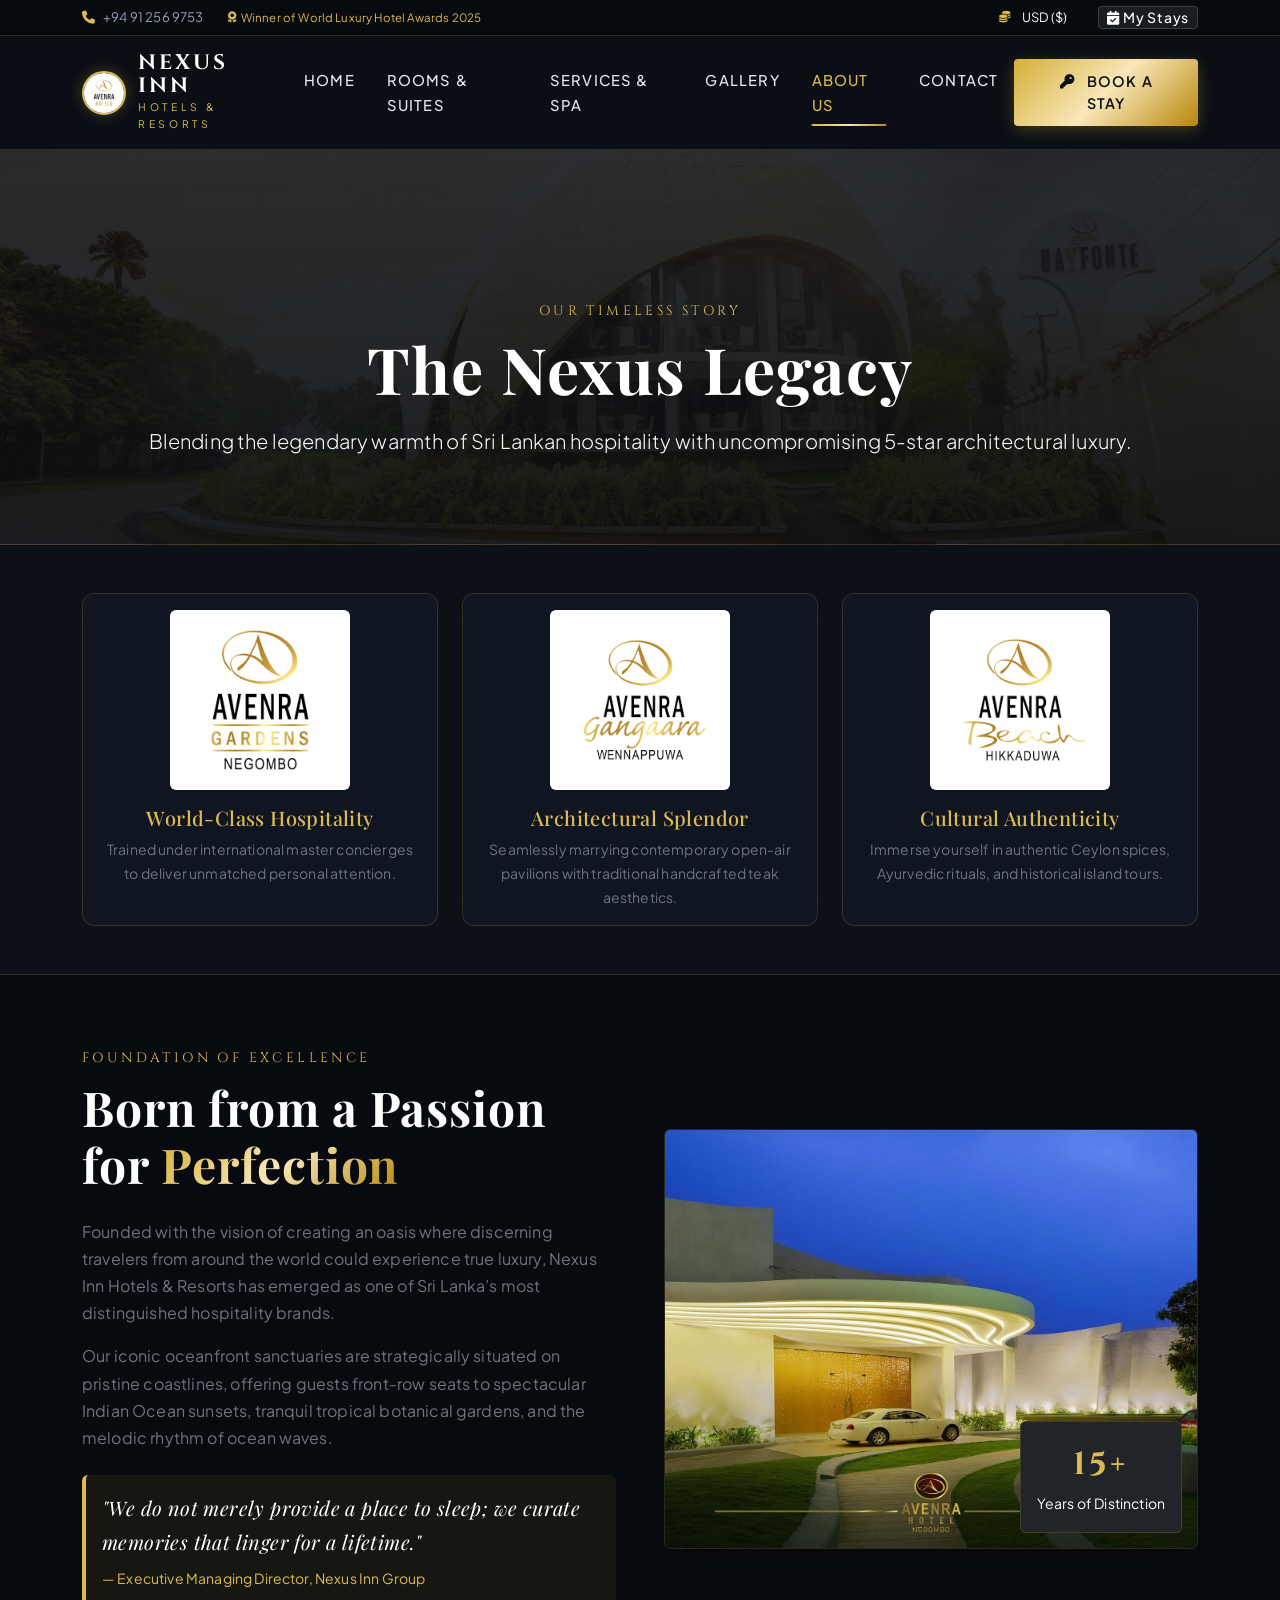
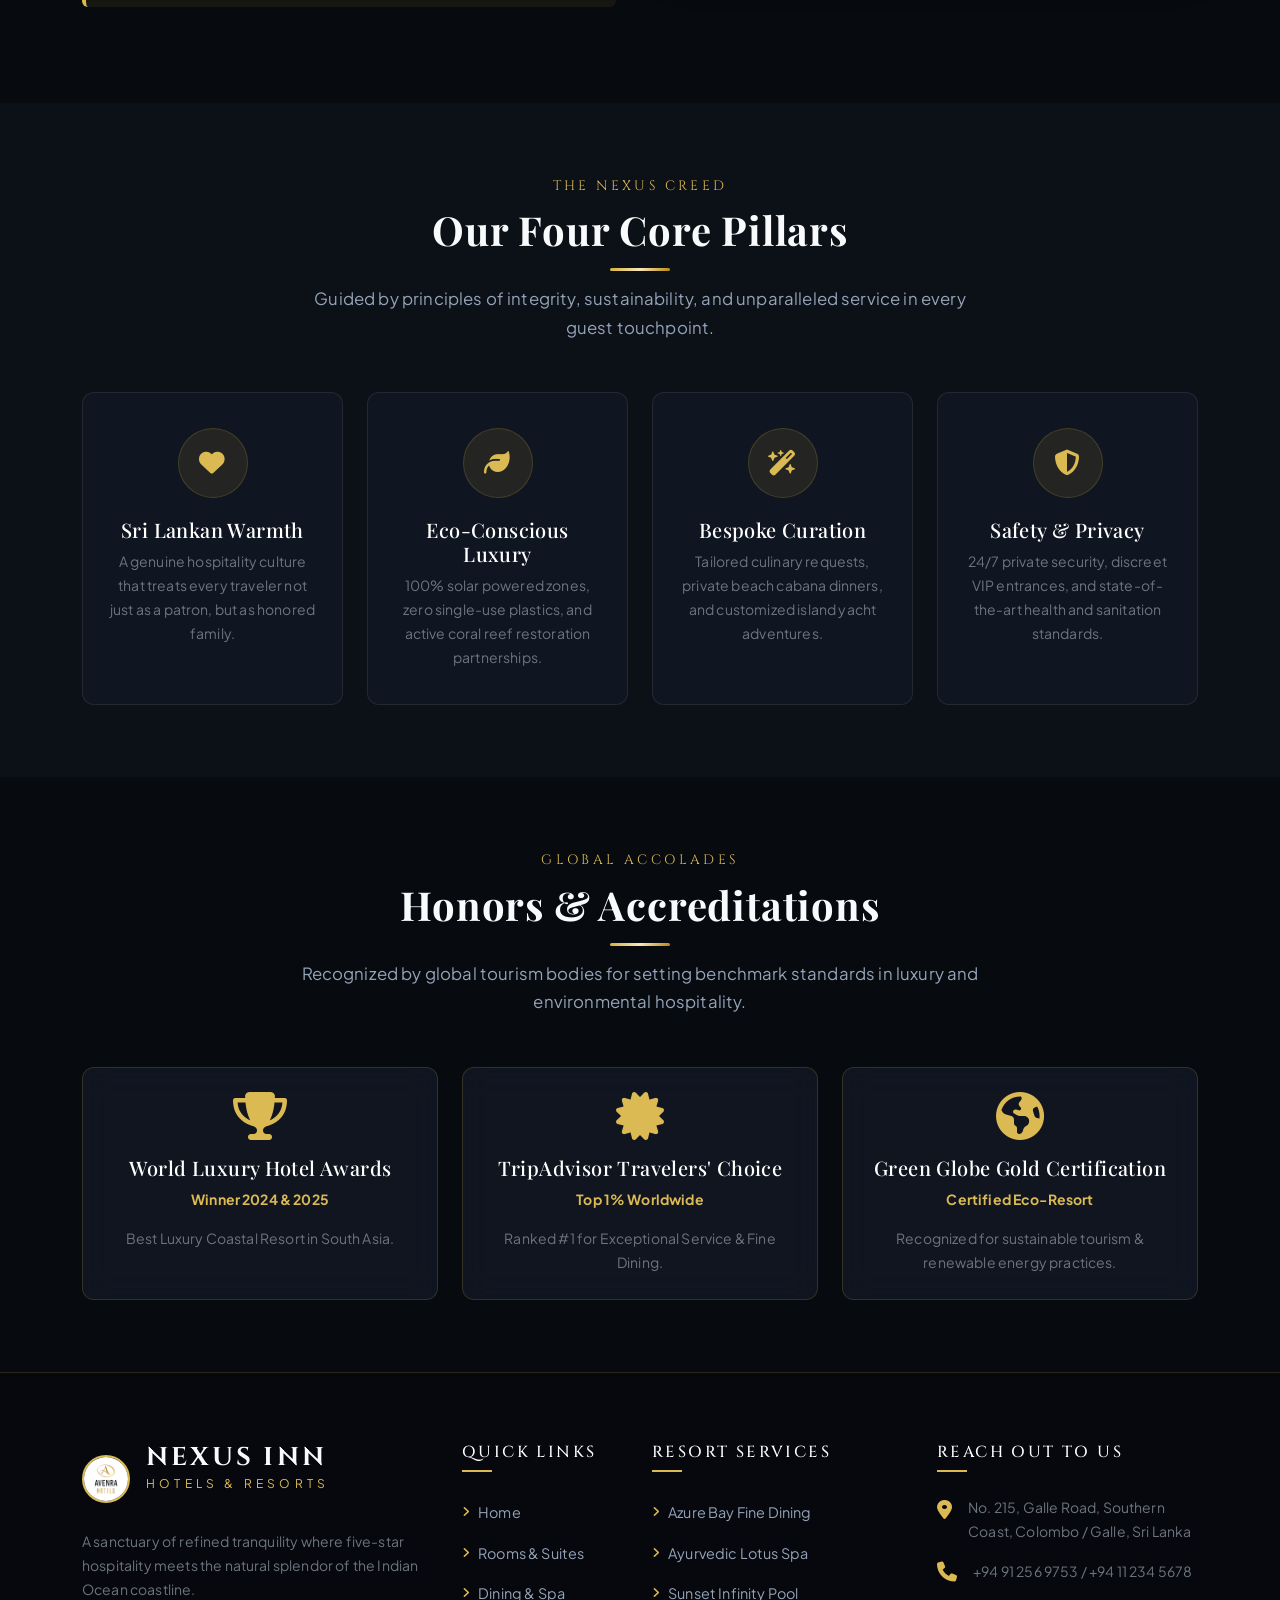
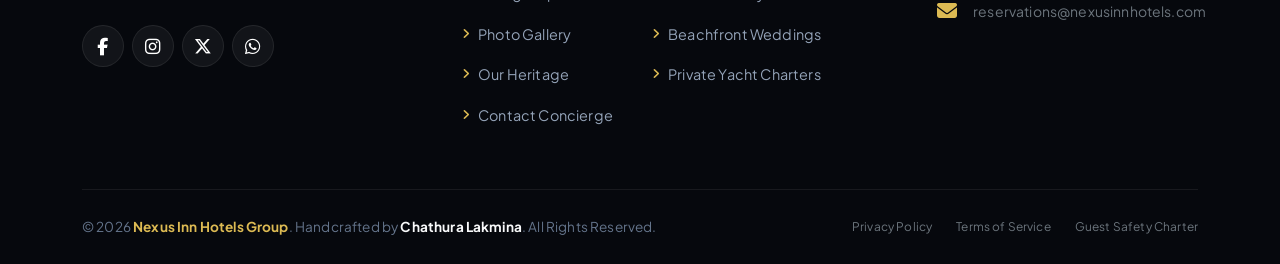
<file: pages/about.html>
<!DOCTYPE html>
<html lang="en">
  <head>
    <meta charset="UTF-8" />
    <meta name="viewport" content="width=device-width, initial-scale=1.0" />
    <meta name="description" content="Discover the legacy, values, and world-class vision of Nexus Inn Hotels & Resorts — redefining 5-star luxury hospitality in Sri Lanka." />
    <title>About Our Heritage | Nexus Inn Hotels & Resorts</title>

    <!-- Google Fonts -->
    <link rel="preconnect" href="https://fonts.googleapis.com" />
    <link rel="preconnect" href="https://fonts.gstatic.com" crossorigin />
    <link href="https://fonts.googleapis.com/css2?family=Cinzel:wght@500;600;700;800&family=Playfair+Display:ital,wght@0,400;0,600;0,700;1,400;1,600&family=Plus+Jakarta+Sans:wght@300;400;500;600;700&display=swap" rel="stylesheet" />

    <!-- Bootstrap 5 CSS -->
    <link
      href="https://cdn.jsdelivr.net/npm/bootstrap@5.3.3/dist/css/bootstrap.min.css"
      rel="stylesheet"
      integrity="sha384-QWTKZyjpPEjISv5WaRU9OFeRpok6YctnYmDr5pNlyT2bRjXh0JMhjY6hW+ALEwIH"
      crossorigin="anonymous"
    />

    <!-- Font Awesome Icons -->
    <link
      rel="stylesheet"
      href="https://cdnjs.cloudflare.com/ajax/libs/font-awesome/6.5.1/css/all.min.css"
    />

    <!-- Custom Luxury Stylesheet -->
    <link rel="stylesheet" href="../assets/css/style.css" />
  </head>
  <body>
    <!-- Top Bar -->
    <div class="top-bar">
      <div class="container d-flex flex-wrap justify-content-between align-items-center">
        <div class="d-flex align-items-center gap-4">
          <a href="tel:+94912569753" class="d-none d-sm-inline-flex align-items-center gap-2">
            <i class="fa-solid fa-phone text-gold"></i>
            <span>+94 91 256 9753</span>
          </a>
          <span class="text-gold small d-flex align-items-center gap-1">
            <i class="fa-solid fa-award"></i> Winner of World Luxury Hotel Awards 2025
          </span>
        </div>
        <div class="d-flex align-items-center gap-3">
          <div class="d-flex align-items-center gap-1">
            <i class="fa-solid fa-coins text-gold small"></i>
            <select class="form-select form-select-sm currency-selector-select py-0 px-2 bg-transparent text-light border-0" style="font-size: 0.8rem; cursor: pointer;">
              <option value="USD" class="bg-dark text-light">USD ($)</option>
              <option value="LKR" class="bg-dark text-light">LKR (Rs.)</option>
              <option value="EUR" class="bg-dark text-light">EUR (€)</option>
              <option value="GBP" class="bg-dark text-light">GBP (£)</option>
            </select>
          </div>
          <button class="btn btn-sm btn-glass py-0 px-2 text-warning d-flex align-items-center gap-1" onclick="window.openMyBookingsModal()">
            <i class="fa-solid fa-calendar-check"></i>
            <span>My Stays</span>
            <span class="badge bg-gold text-dark my-bookings-count" style="display: none;">0</span>
          </button>
        </div>
      </div>
    </div>

    <!-- Luxury Navbar -->
    <nav class="navbar navbar-expand-lg navbar-luxury sticky-top">
      <div class="container">
        <a class="navbar-brand-wrapper" href="../index.html">
          <img
            src="../assets/images/Avenra-Hotels-Logo-768x768.jpg"
            alt="Nexus Inn Luxury Emblem"
            class="navbar-brand-logo"
          />
          <div class="navbar-brand-text">
            <span class="brand-title">NEXUS INN</span>
            <span class="brand-subtitle">HOTELS & RESORTS</span>
          </div>
        </a>

        <button
          class="navbar-toggler border-gold"
          type="button"
          data-bs-toggle="collapse"
          data-bs-target="#nexusNavbar"
          aria-controls="nexusNavbar"
          aria-expanded="false"
          aria-label="Toggle navigation"
        >
          <i class="fa-solid fa-bars-staggered text-gold fs-4"></i>
        </button>

        <div class="collapse navbar-collapse" id="nexusNavbar">
          <ul class="navbar-nav mx-auto mb-2 mb-lg-0">
            <li class="nav-item">
              <a class="nav-link" href="../index.html">Home</a>
            </li>
            <li class="nav-item">
              <a class="nav-link" href="rooms.html">Rooms & Suites</a>
            </li>
            <li class="nav-item">
              <a class="nav-link" href="services.html">Services & Spa</a>
            </li>
            <li class="nav-item">
              <a class="nav-link" href="gallery.html">Gallery</a>
            </li>
            <li class="nav-item">
              <a class="nav-link active" href="about.html">About Us</a>
            </li>
            <li class="nav-item">
              <a class="nav-link" href="contact.html">Contact</a>
            </li>
          </ul>

          <div class="d-flex align-items-center gap-2 mt-3 mt-lg-0">
            <a href="rooms.html" class="btn btn-gold w-100 w-lg-auto">
              <i class="fa-solid fa-key me-2"></i> Book A Stay
            </a>
          </div>
        </div>
      </div>
    </nav>

    <!-- Page Header Banner -->
    <header class="page-hero-banner">
      <div class="container">
        <span class="section-subtitle">OUR TIMELESS STORY</span>
        <h1 class="display-3 fw-bold text-white mb-3">The Nexus Legacy</h1>
        <p class="text-light max-w-600 mx-auto lead">
          Blending the legendary warmth of Sri Lankan hospitality with uncompromising 5-star architectural luxury.
        </p>
      </div>
    </header>

    <!-- Visual Highlights Banner -->
    <section class="py-5 bg-dark-900 border-bottom border-gold">
      <div class="container">
        <div class="row g-4 justify-content-center">
          <div class="col-md-4">
            <div class="glass-card p-3 text-center h-100">
              <img src="../assets/images/l1.png" class="img-fluid rounded mb-3" alt="World-Class Standards" style="max-height: 180px; object-fit: contain;">
              <h5 class="text-gold">World-Class Hospitality</h5>
              <p class="text-secondary small mb-0">Trained under international master concierges to deliver unmatched personal attention.</p>
            </div>
          </div>
          <div class="col-md-4">
            <div class="glass-card p-3 text-center h-100">
              <img src="../assets/images/l2.png" class="img-fluid rounded mb-3" alt="Modern Architecture" style="max-height: 180px; object-fit: contain;">
              <h5 class="text-gold">Architectural Splendor</h5>
              <p class="text-secondary small mb-0">Seamlessly marrying contemporary open-air pavilions with traditional handcrafted teak aesthetics.</p>
            </div>
          </div>
          <div class="col-md-4">
            <div class="glass-card p-3 text-center h-100">
              <img src="../assets/images/l3.png" class="img-fluid rounded mb-3" alt="Authentic Culture" style="max-height: 180px; object-fit: contain;">
              <h5 class="text-gold">Cultural Authenticity</h5>
              <p class="text-secondary small mb-0">Immerse yourself in authentic Ceylon spices, Ayurvedic rituals, and historical island tours.</p>
            </div>
          </div>
        </div>
      </div>
    </section>

    <!-- Heritage Story & Philosophy -->
    <section class="py-5 bg-dark-950">
      <div class="container py-4">
        <div class="row align-items-center g-5">
          <div class="col-lg-6">
            <span class="section-subtitle">FOUNDATION OF EXCELLENCE</span>
            <h2 class="display-5 fw-bold text-white mb-4">Born from a Passion for <span class="text-gold-gradient">Perfection</span></h2>
            <p class="text-secondary mb-3">
              Founded with the vision of creating an oasis where discerning travelers from around the world could experience true luxury, Nexus Inn Hotels & Resorts has emerged as one of Sri Lanka’s most distinguished hospitality brands.
            </p>
            <p class="text-secondary mb-4">
              Our iconic oceanfront sanctuaries are strategically situated on pristine coastlines, offering guests front-row seats to spectacular Indian Ocean sunsets, tranquil tropical botanical gardens, and the melodic rhythm of ocean waves.
            </p>
            <div class="p-3 rounded mb-4" style="background: rgba(212, 175, 55, 0.08); border-left: 4px solid var(--gold-400);">
              <blockquote class="blockquote mb-0 text-white font-serif fst-italic">
                "We do not merely provide a place to sleep; we curate memories that linger for a lifetime."
              </blockquote>
              <small class="text-gold d-block mt-2">— Executive Managing Director, Nexus Inn Group</small>
            </div>
          </div>
          <div class="col-lg-6">
            <div class="position-relative">
              <img src="../assets/images/26 (1).jpg" alt="Nexus Inn Architecture" class="img-fluid rounded shadow-lg border border-gold" style="width: 100%; height: 420px; object-fit: cover;">
              <div class="position-absolute bottom-0 end-0 bg-dark p-3 m-3 rounded border border-gold text-center" style="backdrop-filter: blur(10px);">
                <div class="text-gold fs-2 fw-bold font-display">15+</div>
                <div class="text-white small">Years of Distinction</div>
              </div>
            </div>
          </div>
        </div>
      </div>
    </section>

    <!-- Brand Pillars -->
    <section class="py-5 bg-dark-900">
      <div class="container py-4">
        <div class="section-header">
          <span class="section-subtitle">THE NEXUS CREED</span>
          <h2 class="section-title">Our Four Core Pillars</h2>
          <p class="section-description">
            Guided by principles of integrity, sustainability, and unparalleled service in every guest touchpoint.
          </p>
        </div>

        <div class="row g-4">
          <div class="col-lg-3 col-md-6">
            <div class="feature-box">
              <div class="feature-icon-wrapper"><i class="fa-solid fa-heart"></i></div>
              <h5 class="text-white mb-2">Sri Lankan Warmth</h5>
              <p class="text-secondary small mb-0">A genuine hospitality culture that treats every traveler not just as a patron, but as honored family.</p>
            </div>
          </div>

          <div class="col-lg-3 col-md-6">
            <div class="feature-box">
              <div class="feature-icon-wrapper"><i class="fa-solid fa-leaf"></i></div>
              <h5 class="text-white mb-2">Eco-Conscious Luxury</h5>
              <p class="text-secondary small mb-0">100% solar powered zones, zero single-use plastics, and active coral reef restoration partnerships.</p>
            </div>
          </div>

          <div class="col-lg-3 col-md-6">
            <div class="feature-box">
              <div class="feature-icon-wrapper"><i class="fa-solid fa-wand-magic-sparkles"></i></div>
              <h5 class="text-white mb-2">Bespoke Curation</h5>
              <p class="text-secondary small mb-0">Tailored culinary requests, private beach cabana dinners, and customized island yacht adventures.</p>
            </div>
          </div>

          <div class="col-lg-3 col-md-6">
            <div class="feature-box">
              <div class="feature-icon-wrapper"><i class="fa-solid fa-shield-halved"></i></div>
              <h5 class="text-white mb-2">Safety & Privacy</h5>
              <p class="text-secondary small mb-0">24/7 private security, discreet VIP entrances, and state-of-the-art health and sanitation standards.</p>
            </div>
          </div>
        </div>
      </div>
    </section>

    <!-- Awards & Recognitions Showcase -->
    <section class="py-5 bg-dark-950">
      <div class="container py-4">
        <div class="section-header">
          <span class="section-subtitle">GLOBAL ACCOLADES</span>
          <h2 class="section-title">Honors & Accreditations</h2>
          <p class="section-description">
            Recognized by global tourism bodies for setting benchmark standards in luxury and environmental hospitality.
          </p>
        </div>

        <div class="row g-4 text-center">
          <div class="col-md-4">
            <div class="glass-card p-4 h-100">
              <i class="fa-solid fa-trophy fa-3x text-gold mb-3"></i>
              <h5 class="text-white">World Luxury Hotel Awards</h5>
              <p class="text-gold small fw-bold">Winner 2024 & 2025</p>
              <p class="text-secondary small mb-0">Best Luxury Coastal Resort in South Asia.</p>
            </div>
          </div>

          <div class="col-md-4">
            <div class="glass-card p-4 h-100">
              <i class="fa-solid fa-certificate fa-3x text-gold mb-3"></i>
              <h5 class="text-white">TripAdvisor Travelers' Choice</h5>
              <p class="text-gold small fw-bold">Top 1% Worldwide</p>
              <p class="text-secondary small mb-0">Ranked #1 for Exceptional Service & Fine Dining.</p>
            </div>
          </div>

          <div class="col-md-4">
            <div class="glass-card p-4 h-100">
              <i class="fa-solid fa-earth-americas fa-3x text-gold mb-3"></i>
              <h5 class="text-white">Green Globe Gold Certification</h5>
              <p class="text-gold small fw-bold">Certified Eco-Resort</p>
              <p class="text-secondary small mb-0">Recognized for sustainable tourism & renewable energy practices.</p>
            </div>
          </div>
        </div>
      </div>
    </section>

    <!-- Luxury 4-Column Footer -->
    <footer class="footer-luxury">
      <div class="container">
        <div class="row g-4">
          <div class="col-lg-4 col-md-6">
            <div class="d-flex align-items-center gap-3 mb-3">
              <img src="../assets/images/Avenra-Hotels-Logo-768x768.jpg" alt="Nexus Logo" style="width: 48px; height: 48px; border-radius: 50%; border: 2px solid var(--gold-400);">
              <div>
                <h3 class="footer-brand-title mb-0">NEXUS INN</h3>
                <span class="footer-brand-subtitle">HOTELS & RESORTS</span>
              </div>
            </div>
            <p class="text-secondary small mb-4">
              A sanctuary of refined tranquility where five-star hospitality meets the natural splendor of the Indian Ocean coastline.
            </p>
            <div class="d-flex gap-2">
              <a href="#" class="footer-social-icon" aria-label="Facebook"><i class="fa-brands fa-facebook-f"></i></a>
              <a href="#" class="footer-social-icon" aria-label="Instagram"><i class="fa-brands fa-instagram"></i></a>
              <a href="#" class="footer-social-icon" aria-label="Twitter"><i class="fa-brands fa-x-twitter"></i></a>
              <a href="https://wa.me/94912569753" target="_blank" class="footer-social-icon" aria-label="WhatsApp"><i class="fa-brands fa-whatsapp"></i></a>
            </div>
          </div>

          <div class="col-lg-2 col-md-6">
            <h5 class="footer-heading">Quick Links</h5>
            <ul class="footer-links">
              <li><a href="../index.html"><i class="fa-solid fa-angle-right small text-gold"></i> Home</a></li>
              <li><a href="rooms.html"><i class="fa-solid fa-angle-right small text-gold"></i> Rooms & Suites</a></li>
              <li><a href="services.html"><i class="fa-solid fa-angle-right small text-gold"></i> Dining & Spa</a></li>
              <li><a href="gallery.html"><i class="fa-solid fa-angle-right small text-gold"></i> Photo Gallery</a></li>
              <li><a href="about.html"><i class="fa-solid fa-angle-right small text-gold"></i> Our Heritage</a></li>
              <li><a href="contact.html"><i class="fa-solid fa-angle-right small text-gold"></i> Contact Concierge</a></li>
            </ul>
          </div>

          <div class="col-lg-3 col-md-6">
            <h5 class="footer-heading">Resort Services</h5>
            <ul class="footer-links">
              <li><a href="services.html"><i class="fa-solid fa-angle-right small text-gold"></i> Azure Bay Fine Dining</a></li>
              <li><a href="services.html"><i class="fa-solid fa-angle-right small text-gold"></i> Ayurvedic Lotus Spa</a></li>
              <li><a href="services.html"><i class="fa-solid fa-angle-right small text-gold"></i> Sunset Infinity Pool</a></li>
              <li><a href="services.html"><i class="fa-solid fa-angle-right small text-gold"></i> Beachfront Weddings</a></li>
              <li><a href="services.html"><i class="fa-solid fa-angle-right small text-gold"></i> Private Yacht Charters</a></li>
            </ul>
          </div>

          <div class="col-lg-3 col-md-6">
            <h5 class="footer-heading">Reach Out to Us</h5>
            <div class="d-flex align-items-start gap-3 mb-3 text-secondary small">
              <i class="fa-solid fa-location-dot text-gold fs-5 mt-1"></i>
              <span>No. 215, Galle Road, Southern Coast, Colombo / Galle, Sri Lanka</span>
            </div>
            <div class="d-flex align-items-center gap-3 mb-3 text-secondary small">
              <i class="fa-solid fa-phone text-gold fs-5"></i>
              <span>+94 91 256 9753 / +94 11 234 5678</span>
            </div>
            <div class="d-flex align-items-center gap-3 text-secondary small">
              <i class="fa-solid fa-envelope text-gold fs-5"></i>
              <span>reservations@nexusinnhotels.com</span>
            </div>
          </div>
        </div>

        <div class="footer-bottom-bar d-flex flex-column flex-md-row justify-content-between align-items-center gap-3">
          <p class="mb-0">
            © 2026 <strong class="text-gold">Nexus Inn Hotels Group</strong>. Handcrafted by <strong class="text-light">Chathura Lakmina</strong>. All Rights Reserved.
          </p>
          <div class="d-flex gap-4">
            <a href="#" class="text-secondary small text-decoration-none">Privacy Policy</a>
            <a href="#" class="text-secondary small text-decoration-none">Terms of Service</a>
            <a href="#" class="text-secondary small text-decoration-none">Guest Safety Charter</a>
          </div>
        </div>
      </div>
    </footer>

    <!-- My Bookings Modal -->
    <div class="modal fade" id="myBookingsModal" tabindex="-1" aria-hidden="true">
      <div class="modal-dialog modal-dialog-centered modal-lg">
        <div class="modal-content modal-content-luxury">
          <div class="modal-header modal-header-luxury">
            <h5 class="modal-title text-white font-serif"><i class="fa-solid fa-calendar-check text-gold me-2"></i> My Active Reservations</h5>
            <button type="button" class="btn-close btn-close-luxury" data-bs-dismiss="modal" aria-label="Close"></button>
          </div>
          <div class="modal-body p-4" id="myBookingsListContainer"></div>
        </div>
      </div>
    </div>

    <!-- Back to Top Button -->
    <button id="backToTopBtn" class="back-to-top" aria-label="Back to top">
      <i class="fa-solid fa-arrow-up"></i>
    </button>

    <!-- Bootstrap 5 JS -->
    <script
      src="https://cdn.jsdelivr.net/npm/bootstrap@5.3.3/dist/js/bootstrap.bundle.min.js"
      integrity="sha384-YvpcrYf0tY3lHB60NNkmXc5s9fDVZLESaAA55NDzOxhy9GkcIdslK1eN7N6jIeHz"
      crossorigin="anonymous"
    ></script>

    <!-- Data Repository -->
    <script src="../assets/js/rooms-data.js"></script>

    <!-- Application Logic -->
    <script src="../assets/js/main.js"></script>
  </body>
</html>
</file>
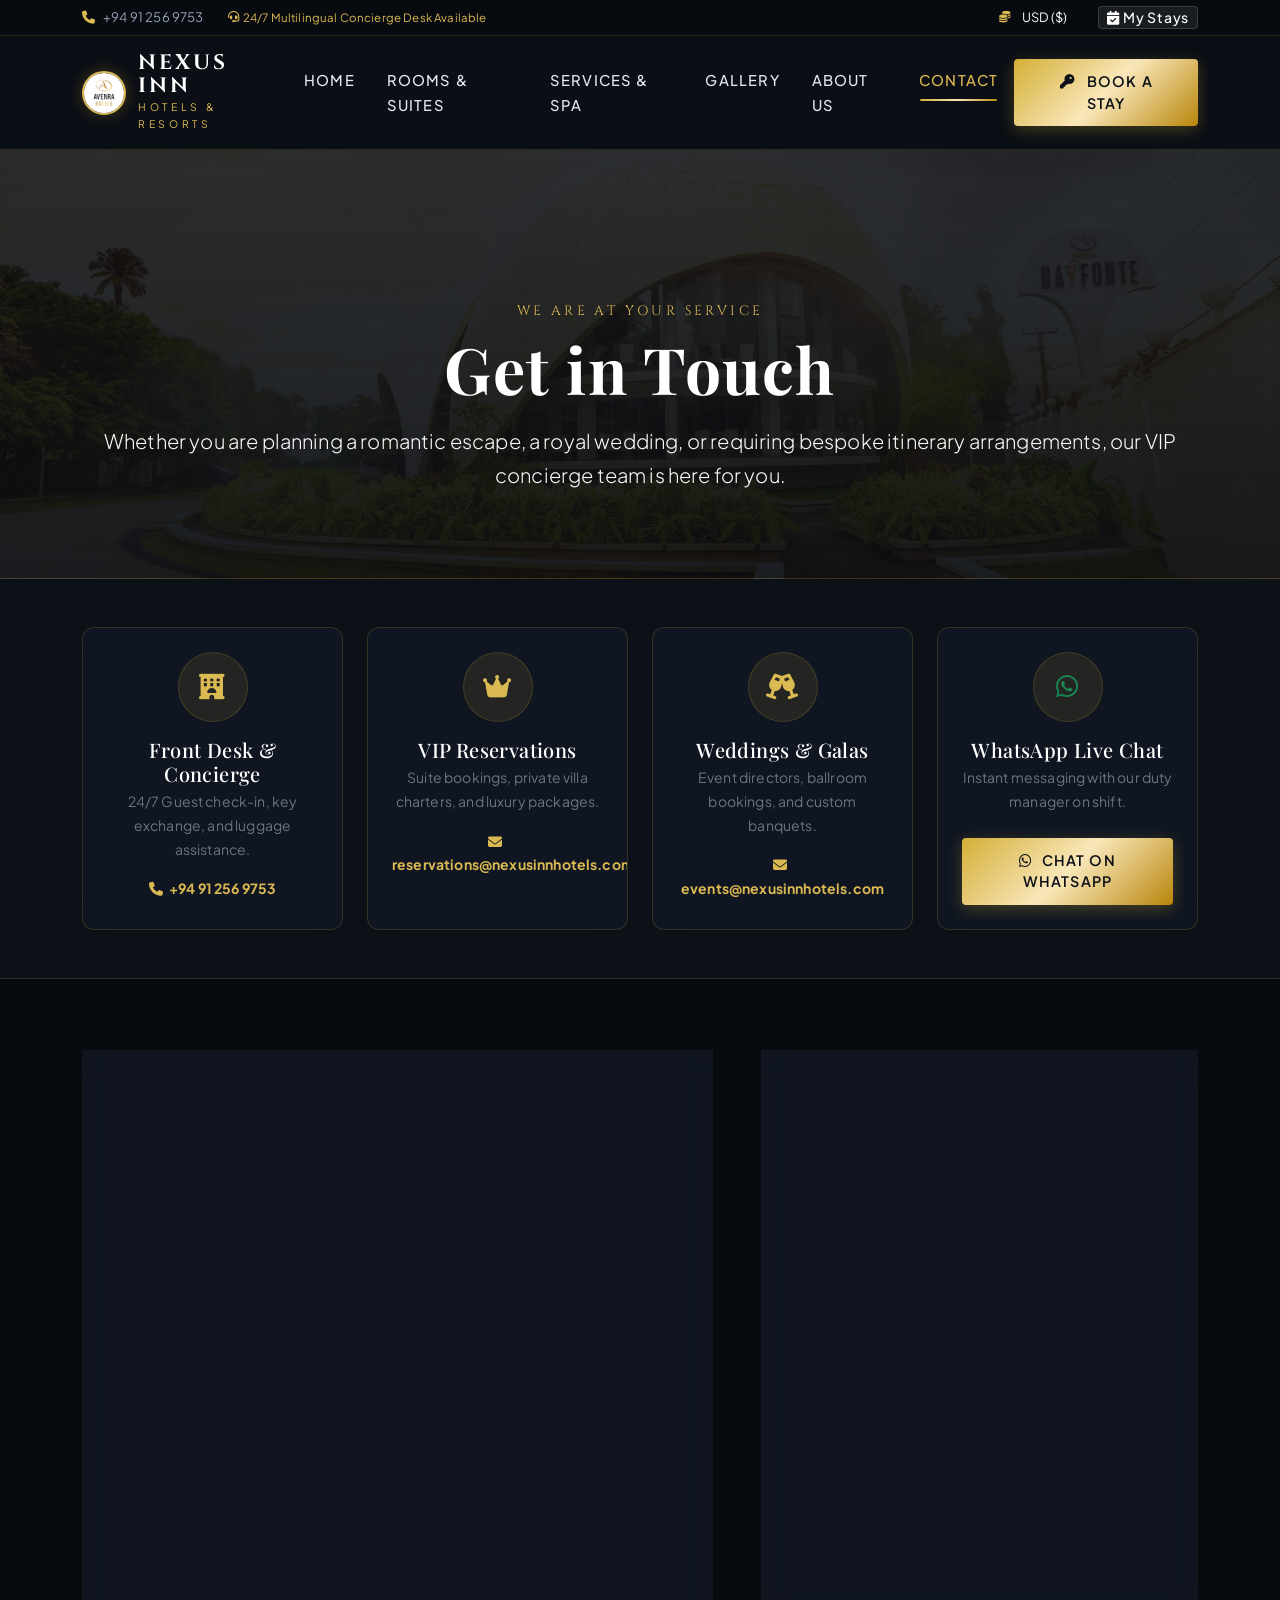
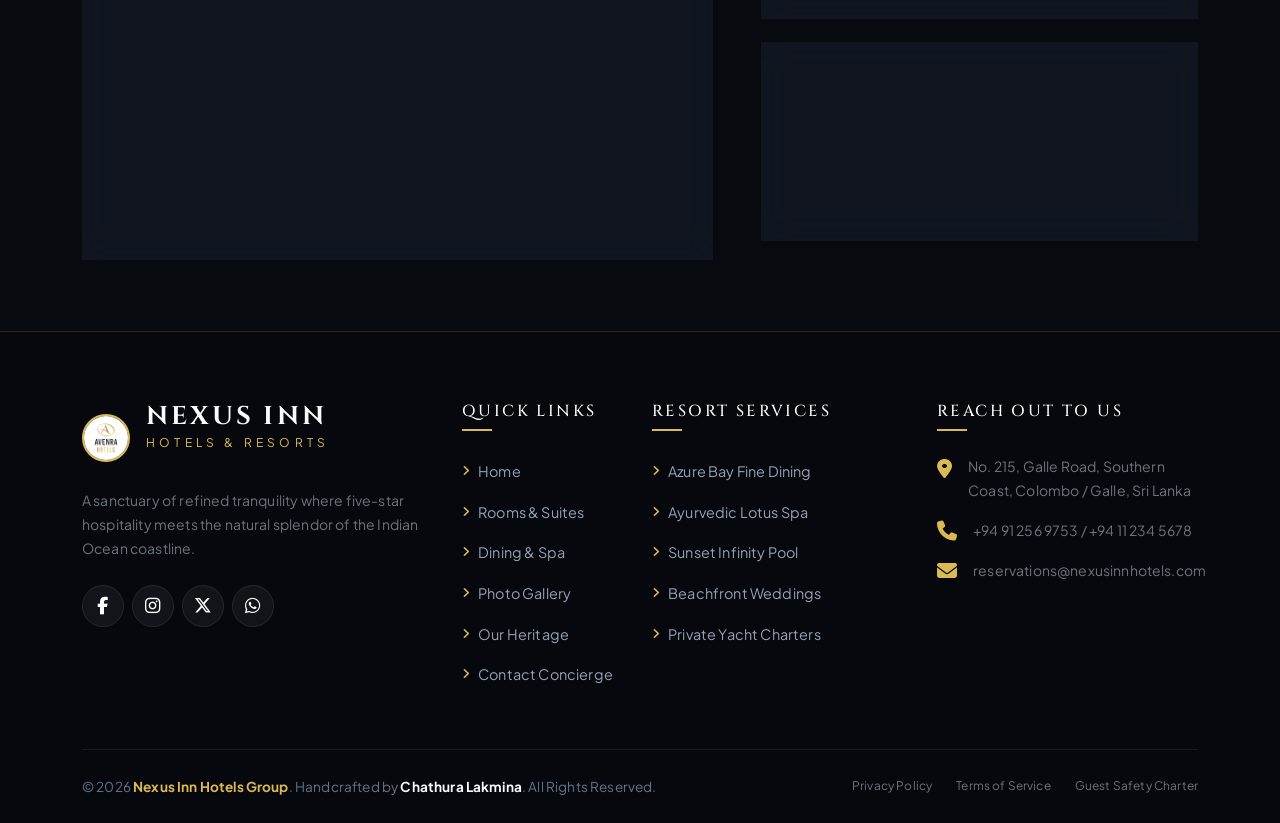
<file: pages/contact.html>
<!DOCTYPE html>
<html lang="en">
  <head>
    <meta charset="UTF-8" />
    <meta name="viewport" content="width=device-width, initial-scale=1.0" />
    <meta name="description" content="Contact Nexus Inn Hotels & Resorts VIP Concierge. Direct reservations, event planning, and 24/7 guest assistance." />
    <title>Contact & VIP Concierge | Nexus Inn Hotels & Resorts</title>

    <!-- Google Fonts -->
    <link rel="preconnect" href="https://fonts.googleapis.com" />
    <link rel="preconnect" href="https://fonts.gstatic.com" crossorigin />
    <link href="https://fonts.googleapis.com/css2?family=Cinzel:wght@500;600;700;800&family=Playfair+Display:ital,wght@0,400;0,600;0,700;1,400;1,600&family=Plus+Jakarta+Sans:wght@300;400;500;600;700&display=swap" rel="stylesheet" />

    <!-- Bootstrap 5 CSS -->
    <link
      href="https://cdn.jsdelivr.net/npm/bootstrap@5.3.3/dist/css/bootstrap.min.css"
      rel="stylesheet"
      integrity="sha384-QWTKZyjpPEjISv5WaRU9OFeRpok6YctnYmDr5pNlyT2bRjXh0JMhjY6hW+ALEwIH"
      crossorigin="anonymous"
    />

    <!-- Font Awesome Icons -->
    <link
      rel="stylesheet"
      href="https://cdnjs.cloudflare.com/ajax/libs/font-awesome/6.5.1/css/all.min.css"
    />

    <!-- Custom Luxury Stylesheet -->
    <link rel="stylesheet" href="../assets/css/style.css" />
  </head>
  <body>
    <!-- Top Bar -->
    <div class="top-bar">
      <div class="container d-flex flex-wrap justify-content-between align-items-center">
        <div class="d-flex align-items-center gap-4">
          <a href="tel:+94912569753" class="d-none d-sm-inline-flex align-items-center gap-2">
            <i class="fa-solid fa-phone text-gold"></i>
            <span>+94 91 256 9753</span>
          </a>
          <span class="text-gold small d-flex align-items-center gap-1">
            <i class="fa-solid fa-headset"></i> 24/7 Multilingual Concierge Desk Available
          </span>
        </div>
        <div class="d-flex align-items-center gap-3">
          <div class="d-flex align-items-center gap-1">
            <i class="fa-solid fa-coins text-gold small"></i>
            <select class="form-select form-select-sm currency-selector-select py-0 px-2 bg-transparent text-light border-0" style="font-size: 0.8rem; cursor: pointer;">
              <option value="USD" class="bg-dark text-light">USD ($)</option>
              <option value="LKR" class="bg-dark text-light">LKR (Rs.)</option>
              <option value="EUR" class="bg-dark text-light">EUR (€)</option>
              <option value="GBP" class="bg-dark text-light">GBP (£)</option>
            </select>
          </div>
          <button class="btn btn-sm btn-glass py-0 px-2 text-warning d-flex align-items-center gap-1" onclick="window.openMyBookingsModal()">
            <i class="fa-solid fa-calendar-check"></i>
            <span>My Stays</span>
            <span class="badge bg-gold text-dark my-bookings-count" style="display: none;">0</span>
          </button>
        </div>
      </div>
    </div>

    <!-- Luxury Navbar -->
    <nav class="navbar navbar-expand-lg navbar-luxury sticky-top">
      <div class="container">
        <a class="navbar-brand-wrapper" href="../index.html">
          <img
            src="../assets/images/Avenra-Hotels-Logo-768x768.jpg"
            alt="Nexus Inn Luxury Emblem"
            class="navbar-brand-logo"
          />
          <div class="navbar-brand-text">
            <span class="brand-title">NEXUS INN</span>
            <span class="brand-subtitle">HOTELS & RESORTS</span>
          </div>
        </a>

        <button
          class="navbar-toggler border-gold"
          type="button"
          data-bs-toggle="collapse"
          data-bs-target="#nexusNavbar"
          aria-controls="nexusNavbar"
          aria-expanded="false"
          aria-label="Toggle navigation"
        >
          <i class="fa-solid fa-bars-staggered text-gold fs-4"></i>
        </button>

        <div class="collapse navbar-collapse" id="nexusNavbar">
          <ul class="navbar-nav mx-auto mb-2 mb-lg-0">
            <li class="nav-item">
              <a class="nav-link" href="../index.html">Home</a>
            </li>
            <li class="nav-item">
              <a class="nav-link" href="rooms.html">Rooms & Suites</a>
            </li>
            <li class="nav-item">
              <a class="nav-link" href="services.html">Services & Spa</a>
            </li>
            <li class="nav-item">
              <a class="nav-link" href="gallery.html">Gallery</a>
            </li>
            <li class="nav-item">
              <a class="nav-link" href="about.html">About Us</a>
            </li>
            <li class="nav-item">
              <a class="nav-link active" href="contact.html">Contact</a>
            </li>
          </ul>

          <div class="d-flex align-items-center gap-2 mt-3 mt-lg-0">
            <a href="rooms.html" class="btn btn-gold w-100 w-lg-auto">
              <i class="fa-solid fa-key me-2"></i> Book A Stay
            </a>
          </div>
        </div>
      </div>
    </nav>

    <!-- Page Header Banner -->
    <header class="page-hero-banner">
      <div class="container">
        <span class="section-subtitle">WE ARE AT YOUR SERVICE</span>
        <h1 class="display-3 fw-bold text-white mb-3">Get in Touch</h1>
        <p class="text-light max-w-600 mx-auto lead">
          Whether you are planning a romantic escape, a royal wedding, or requiring bespoke itinerary arrangements, our VIP concierge team is here for you.
        </p>
      </div>
    </header>

    <!-- Direct Contact Department Cards -->
    <section class="py-5 bg-dark-900 border-bottom border-gold">
      <div class="container">
        <div class="row g-4">
          <div class="col-lg-3 col-md-6">
            <div class="glass-card p-4 text-center h-100">
              <div class="feature-icon-wrapper mb-3"><i class="fa-solid fa-hotel"></i></div>
              <h5 class="text-white mb-1">Front Desk & Concierge</h5>
              <p class="text-secondary small mb-3">24/7 Guest check-in, key exchange, and luggage assistance.</p>
              <a href="tel:+94912569753" class="text-gold fw-bold text-decoration-none small d-block">
                <i class="fa-solid fa-phone me-1"></i> +94 91 256 9753
              </a>
            </div>
          </div>

          <div class="col-lg-3 col-md-6">
            <div class="glass-card p-4 text-center h-100">
              <div class="feature-icon-wrapper mb-3"><i class="fa-solid fa-crown"></i></div>
              <h5 class="text-white mb-1">VIP Reservations</h5>
              <p class="text-secondary small mb-3">Suite bookings, private villa charters, and luxury packages.</p>
              <a href="mailto:reservations@nexusinnhotels.com" class="text-gold fw-bold text-decoration-none small d-block">
                <i class="fa-solid fa-envelope me-1"></i> reservations@nexusinnhotels.com
              </a>
            </div>
          </div>

          <div class="col-lg-3 col-md-6">
            <div class="glass-card p-4 text-center h-100">
              <div class="feature-icon-wrapper mb-3"><i class="fa-solid fa-champagne-glasses"></i></div>
              <h5 class="text-white mb-1">Weddings & Galas</h5>
              <p class="text-secondary small mb-3">Event directors, ballroom bookings, and custom banquets.</p>
              <a href="mailto:events@nexusinnhotels.com" class="text-gold fw-bold text-decoration-none small d-block">
                <i class="fa-solid fa-envelope me-1"></i> events@nexusinnhotels.com
              </a>
            </div>
          </div>

          <div class="col-lg-3 col-md-6">
            <div class="glass-card p-4 text-center h-100">
              <div class="feature-icon-wrapper mb-3"><i class="fa-brands fa-whatsapp text-success"></i></div>
              <h5 class="text-white mb-1">WhatsApp Live Chat</h5>
              <p class="text-secondary small mb-3">Instant messaging with our duty manager on shift.</p>
              <a href="https://wa.me/94912569753" target="_blank" class="btn btn-gold btn-sm w-100 mt-2">
                <i class="fa-brands fa-whatsapp me-1"></i> Chat on WhatsApp
              </a>
            </div>
          </div>
        </div>
      </div>
    </section>

    <!-- Interactive Contact Form & Location Map -->
    <main class="py-5 bg-dark-950">
      <div class="container py-4">
        <div class="row g-5 align-items-start">
          <!-- Form Column -->
          <div class="col-lg-7">
            <div class="glass-card p-4 p-md-5">
              <span class="section-subtitle">SEND A MESSAGE</span>
              <h3 class="text-white font-serif mb-4">Direct Concierge Inquiry</h3>

              <form id="nexusContactForm" onsubmit="window.submitContactForm(event)">
                <!-- Honeypot Anti-Spam (Hidden from real users) -->
                <input type="text" id="website_hp" name="website_hp" style="display:none !important;" tabindex="-1" autocomplete="off" />

                <div class="row g-3">
                  <div class="col-md-6">
                    <label class="form-label text-gold small fw-bold">FULL NAME</label>
                    <input type="text" id="contactName" class="form-control-luxury" placeholder="e.g. Lord / Lady / Dr. Name" required />
                  </div>

                  <div class="col-md-6">
                    <label class="form-label text-gold small fw-bold">EMAIL ADDRESS</label>
                    <input type="email" id="contactEmail" class="form-control-luxury" placeholder="name@domain.com" required />
                  </div>

                  <div class="col-md-6">
                    <label class="form-label text-gold small fw-bold">PHONE NUMBER</label>
                    <input type="tel" id="contactPhone" class="form-control-luxury" placeholder="+94 / +1 ..." />
                  </div>

                  <div class="col-md-6">
                    <label class="form-label text-gold small fw-bold">INQUIRY CATEGORY</label>
                    <select id="contactCategory" class="form-select-luxury">
                      <option value="General Inquiry">General Inquiries</option>
                      <option value="Room Reservation">Room / Suite Reservation</option>
                      <option value="Dining Reservation">Azure Bay Restaurant Table</option>
                      <option value="Spa Booking">Lotus Spa Treatment</option>
                      <option value="Weddings & Events">Wedding & Gala Banquets</option>
                      <option value="Airport Transfer">VIP Airport Chauffeur</option>
                    </select>
                  </div>

                  <div class="col-12">
                    <label class="form-label text-gold small fw-bold">SUBJECT</label>
                    <input type="text" id="contactSubject" class="form-control-luxury" placeholder="Brief summary of your inquiry" required />
                  </div>

                  <div class="col-12">
                    <label class="form-label text-gold small fw-bold">MESSAGE</label>
                    <textarea id="contactMessage" rows="5" class="form-control-luxury" placeholder="Please provide your dates, requirements, or questions..." required></textarea>
                  </div>

                  <div class="col-12">
                    <div class="form-check">
                      <input class="form-check-input bg-dark border-gold" type="checkbox" id="contactConsent" required />
                      <label class="form-check-label text-secondary small" for="contactConsent">
                        I agree to receive communications regarding my luxury stay inquiries in accordance with Nexus Inn Privacy Policy.
                      </label>
                    </div>
                  </div>

                  <div class="col-12 mt-4">
                    <button type="submit" class="btn btn-gold w-100 py-3">
                      <i class="fa-solid fa-paper-plane me-2"></i> Transmit Message to Concierge
                    </button>
                  </div>
                </div>
              </form>
            </div>
          </div>

          <!-- Location & Brand Column -->
          <div class="col-lg-5">
            <div class="glass-card p-4 mb-4">
              <h4 class="text-white font-serif mb-3"><i class="fa-solid fa-location-dot text-gold me-2"></i> Our Location</h4>
              <p class="text-secondary small mb-3">
                Nestled on the golden southern coastal belt of Sri Lanka, conveniently accessible via the Southern Expressway with direct beach frontage.
              </p>

              <ul class="list-unstyled text-secondary small mb-4">
                <li class="mb-2"><i class="fa-solid fa-plane text-gold me-2"></i> <strong>From Colombo Airport (CMB):</strong> 1 hr 45 min via Southern Expressway</li>
                <li class="mb-2"><i class="fa-solid fa-landmark text-gold me-2"></i> <strong>From Historic Galle Fort:</strong> 15 minutes scenic drive</li>
                <li class="mb-2"><i class="fa-solid fa-train text-gold me-2"></i> <strong>From Coastal Railway Station:</strong> 10 minutes</li>
              </ul>

              <!-- Google Map Embed with Luxury Style -->
              <div class="rounded overflow-hidden border border-gold" style="height: 250px;">
                <iframe
                  title="Nexus Inn Location Map"
                  src="https://www.google.com/maps/embed?pb=!1m18!1m12!1m3!1d126915.20786523955!2d80.14728511685938!3d6.053518500000001!2m3!1f0!2f0!3f0!3m2!1i1024!2i768!4f13.1!3m3!1m2!1s0x3ae173bb6932f68b%3A0x50f4a478a58a74e5!2sGalle%20Road!5e0!3m2!1sen!2slk!4v1710000000000!5m2!1sen!2slk"
                  width="100%"
                  height="100%"
                  style="border:0; filter: invert(90%) hue-rotate(180deg) brightness(85%) contrast(110%);"
                  allowfullscreen=""
                  loading="lazy"
                  referrerpolicy="no-referrer-when-downgrade"
                ></iframe>
              </div>
            </div>

            <div class="glass-card p-4 text-center">
              <img src="../assets/images/Avenra-Hotels-Logo-768x768.jpg" alt="Logo" class="rounded-circle mb-3 border border-gold shadow" style="width: 80px; height: 80px; object-fit: cover;">
              <h5 class="text-gold font-display mb-1">NEXUS INN HOTELS</h5>
              <p class="text-secondary small mb-0">Experience the gold standard of Sri Lankan hospitality.</p>
            </div>
          </div>
        </div>
      </div>
    </main>

    <!-- Luxury 4-Column Footer -->
    <footer class="footer-luxury">
      <div class="container">
        <div class="row g-4">
          <div class="col-lg-4 col-md-6">
            <div class="d-flex align-items-center gap-3 mb-3">
              <img src="../assets/images/Avenra-Hotels-Logo-768x768.jpg" alt="Nexus Logo" style="width: 48px; height: 48px; border-radius: 50%; border: 2px solid var(--gold-400);">
              <div>
                <h3 class="footer-brand-title mb-0">NEXUS INN</h3>
                <span class="footer-brand-subtitle">HOTELS & RESORTS</span>
              </div>
            </div>
            <p class="text-secondary small mb-4">
              A sanctuary of refined tranquility where five-star hospitality meets the natural splendor of the Indian Ocean coastline.
            </p>
            <div class="d-flex gap-2">
              <a href="#" class="footer-social-icon" aria-label="Facebook"><i class="fa-brands fa-facebook-f"></i></a>
              <a href="#" class="footer-social-icon" aria-label="Instagram"><i class="fa-brands fa-instagram"></i></a>
              <a href="#" class="footer-social-icon" aria-label="Twitter"><i class="fa-brands fa-x-twitter"></i></a>
              <a href="https://wa.me/94912569753" target="_blank" class="footer-social-icon" aria-label="WhatsApp"><i class="fa-brands fa-whatsapp"></i></a>
            </div>
          </div>

          <div class="col-lg-2 col-md-6">
            <h5 class="footer-heading">Quick Links</h5>
            <ul class="footer-links">
              <li><a href="../index.html"><i class="fa-solid fa-angle-right small text-gold"></i> Home</a></li>
              <li><a href="rooms.html"><i class="fa-solid fa-angle-right small text-gold"></i> Rooms & Suites</a></li>
              <li><a href="services.html"><i class="fa-solid fa-angle-right small text-gold"></i> Dining & Spa</a></li>
              <li><a href="gallery.html"><i class="fa-solid fa-angle-right small text-gold"></i> Photo Gallery</a></li>
              <li><a href="about.html"><i class="fa-solid fa-angle-right small text-gold"></i> Our Heritage</a></li>
              <li><a href="contact.html"><i class="fa-solid fa-angle-right small text-gold"></i> Contact Concierge</a></li>
            </ul>
          </div>

          <div class="col-lg-3 col-md-6">
            <h5 class="footer-heading">Resort Services</h5>
            <ul class="footer-links">
              <li><a href="services.html"><i class="fa-solid fa-angle-right small text-gold"></i> Azure Bay Fine Dining</a></li>
              <li><a href="services.html"><i class="fa-solid fa-angle-right small text-gold"></i> Ayurvedic Lotus Spa</a></li>
              <li><a href="services.html"><i class="fa-solid fa-angle-right small text-gold"></i> Sunset Infinity Pool</a></li>
              <li><a href="services.html"><i class="fa-solid fa-angle-right small text-gold"></i> Beachfront Weddings</a></li>
              <li><a href="services.html"><i class="fa-solid fa-angle-right small text-gold"></i> Private Yacht Charters</a></li>
            </ul>
          </div>

          <div class="col-lg-3 col-md-6">
            <h5 class="footer-heading">Reach Out to Us</h5>
            <div class="d-flex align-items-start gap-3 mb-3 text-secondary small">
              <i class="fa-solid fa-location-dot text-gold fs-5 mt-1"></i>
              <span>No. 215, Galle Road, Southern Coast, Colombo / Galle, Sri Lanka</span>
            </div>
            <div class="d-flex align-items-center gap-3 mb-3 text-secondary small">
              <i class="fa-solid fa-phone text-gold fs-5"></i>
              <span>+94 91 256 9753 / +94 11 234 5678</span>
            </div>
            <div class="d-flex align-items-center gap-3 text-secondary small">
              <i class="fa-solid fa-envelope text-gold fs-5"></i>
              <span>reservations@nexusinnhotels.com</span>
            </div>
          </div>
        </div>

        <div class="footer-bottom-bar d-flex flex-column flex-md-row justify-content-between align-items-center gap-3">
          <p class="mb-0">
            © 2026 <strong class="text-gold">Nexus Inn Hotels Group</strong>. Handcrafted by <strong class="text-light">Chathura Lakmina</strong>. All Rights Reserved.
          </p>
          <div class="d-flex gap-4">
            <a href="#" class="text-secondary small text-decoration-none">Privacy Policy</a>
            <a href="#" class="text-secondary small text-decoration-none">Terms of Service</a>
            <a href="#" class="text-secondary small text-decoration-none">Guest Safety Charter</a>
          </div>
        </div>
      </div>
    </footer>

    <!-- My Bookings Modal -->
    <div class="modal fade" id="myBookingsModal" tabindex="-1" aria-hidden="true">
      <div class="modal-dialog modal-dialog-centered modal-lg">
        <div class="modal-content modal-content-luxury">
          <div class="modal-header modal-header-luxury">
            <h5 class="modal-title text-white font-serif"><i class="fa-solid fa-calendar-check text-gold me-2"></i> My Active Reservations</h5>
            <button type="button" class="btn-close btn-close-luxury" data-bs-dismiss="modal" aria-label="Close"></button>
          </div>
          <div class="modal-body p-4" id="myBookingsListContainer"></div>
        </div>
      </div>
    </div>

    <!-- Back to Top Button -->
    <button id="backToTopBtn" class="back-to-top" aria-label="Back to top">
      <i class="fa-solid fa-arrow-up"></i>
    </button>

    <!-- Bootstrap 5 JS -->
    <script
      src="https://cdn.jsdelivr.net/npm/bootstrap@5.3.3/dist/js/bootstrap.bundle.min.js"
      integrity="sha384-YvpcrYf0tY3lHB60NNkmXc5s9fDVZLESaAA55NDzOxhy9GkcIdslK1eN7N6jIeHz"
      crossorigin="anonymous"
    ></script>

    <!-- Data Repository -->
    <script src="../assets/js/rooms-data.js"></script>

    <!-- Application Logic -->
    <script src="../assets/js/main.js"></script>
  </body>
</html>
</file>
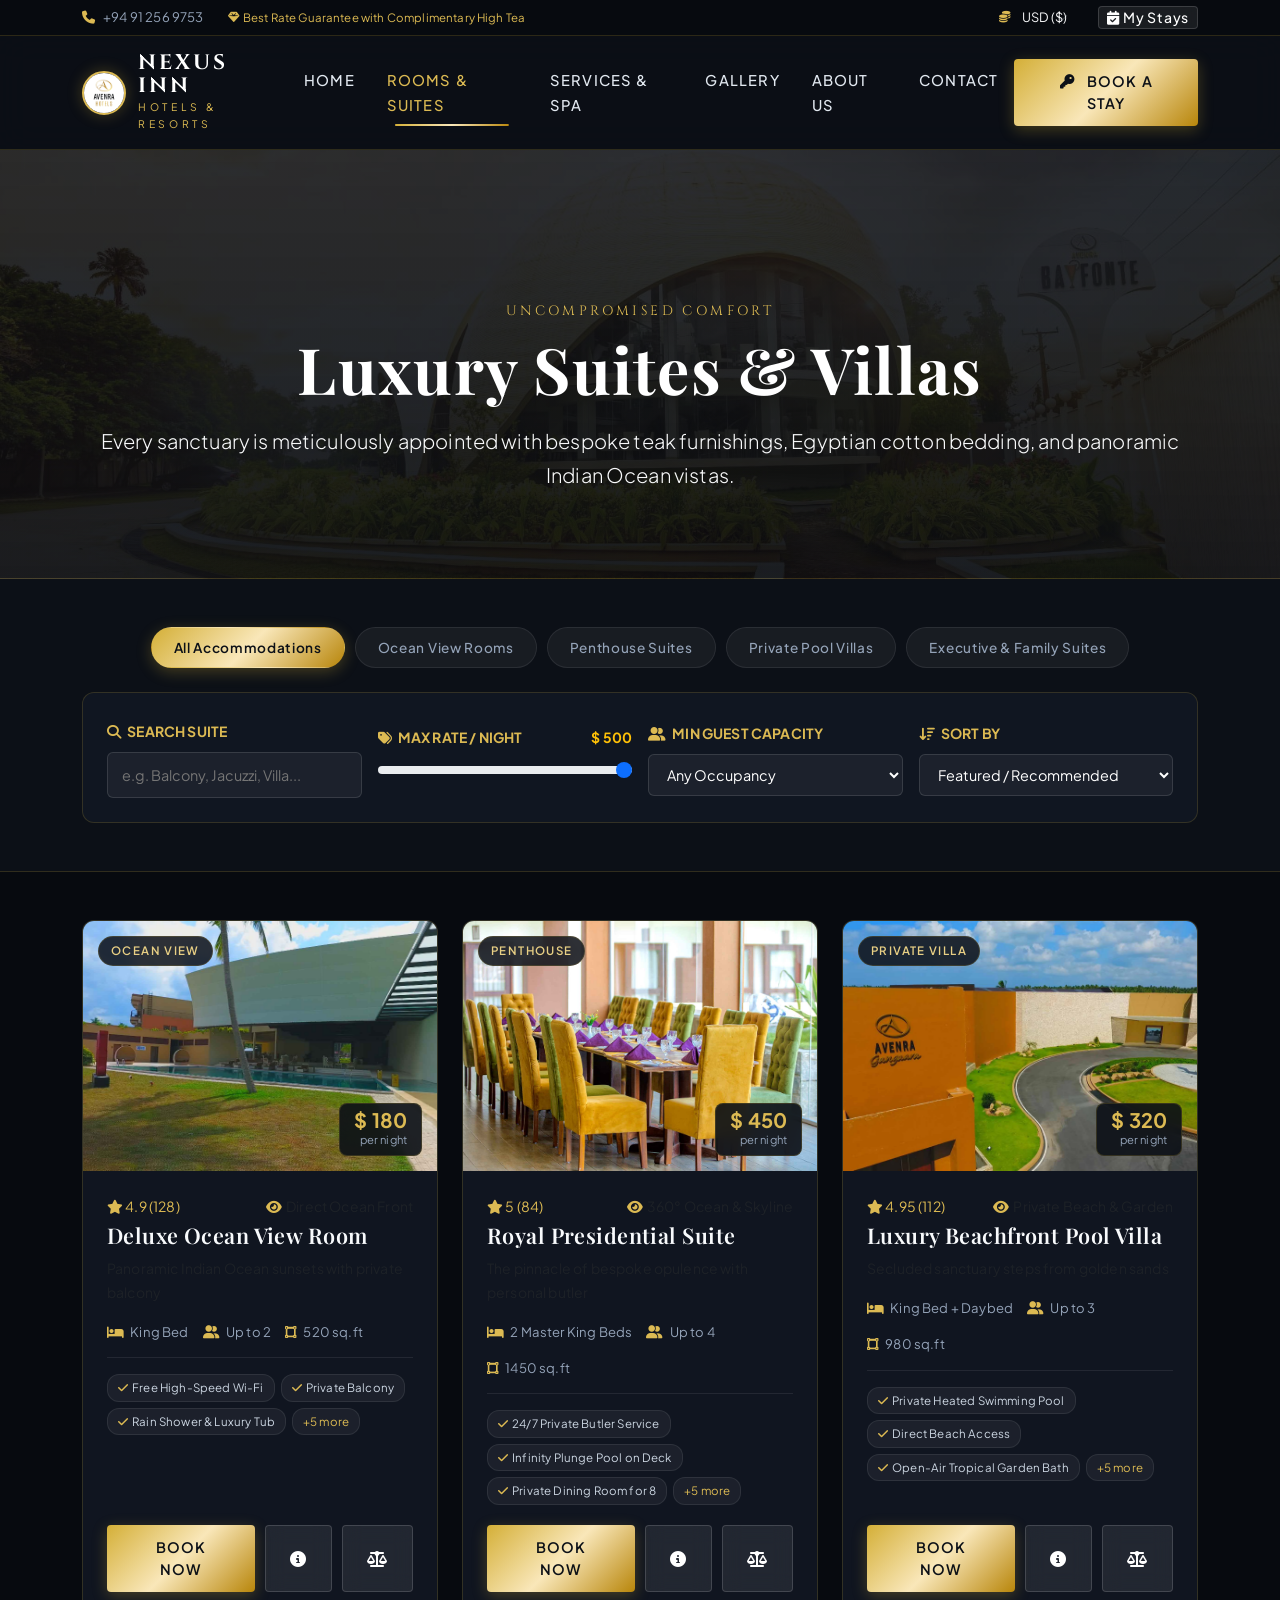
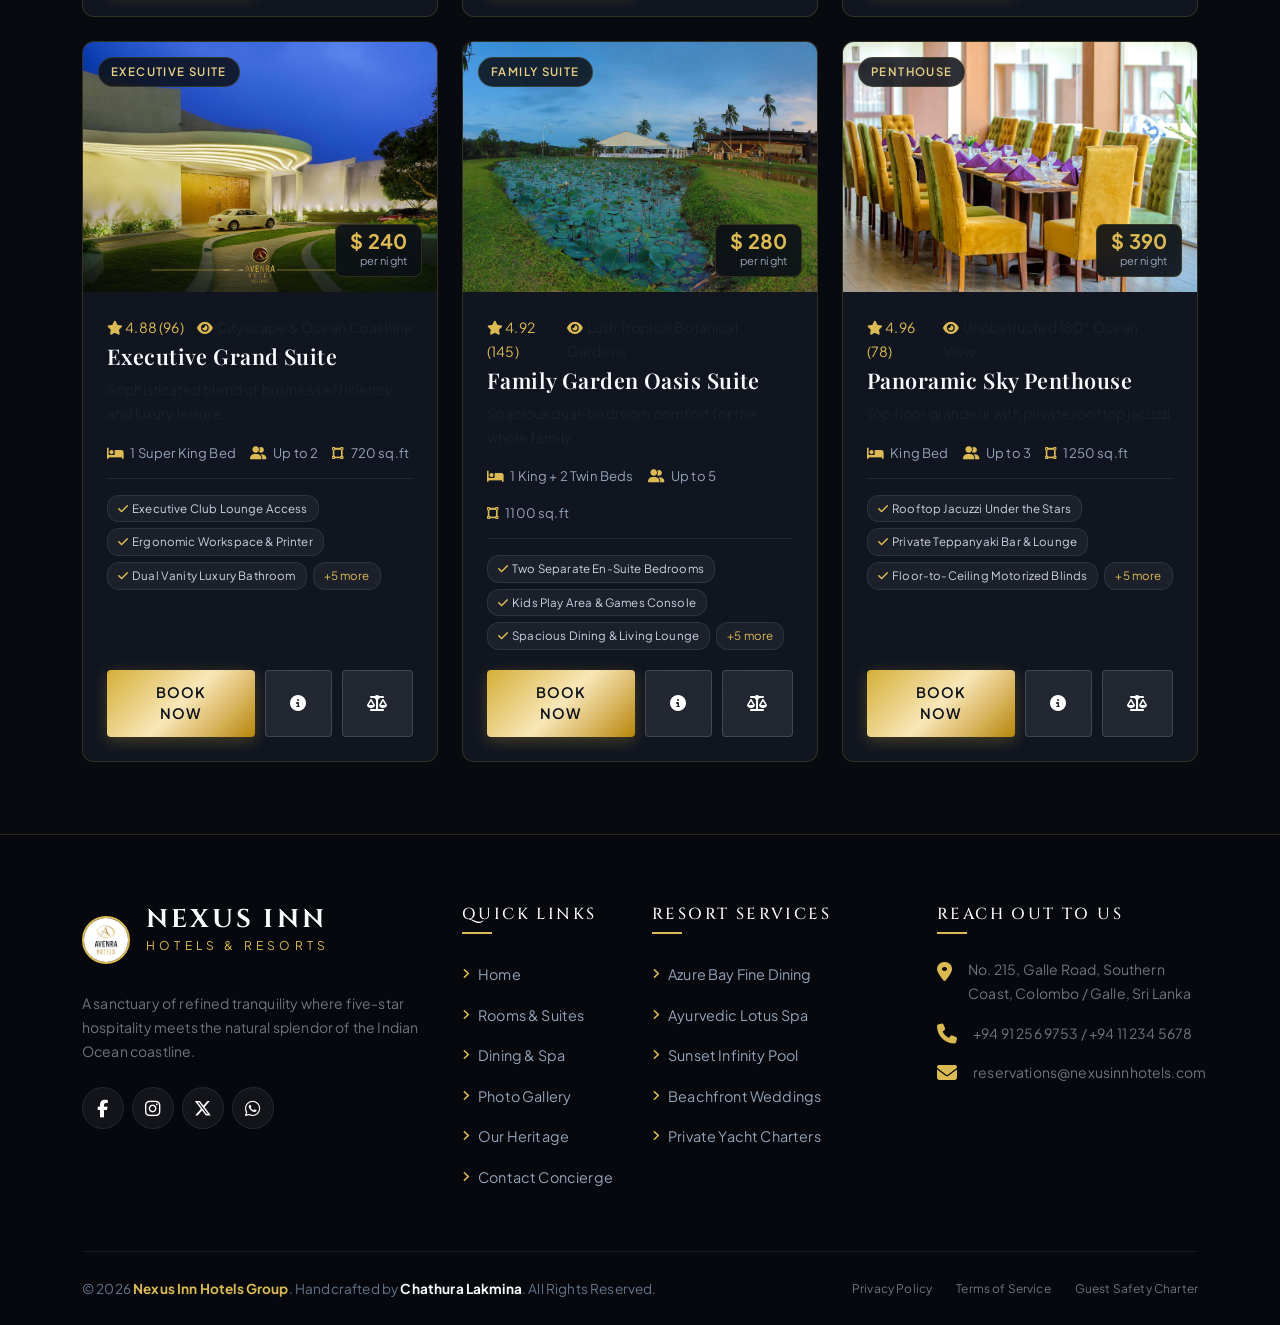
<file: pages/rooms.html>
<!DOCTYPE html>
<html lang="en">
  <head>
    <meta charset="UTF-8" />
    <meta name="viewport" content="width=device-width, initial-scale=1.0" />
    <meta name="description" content="Explore our luxury collection of oceanfront rooms, presidential penthouse suites, and beachfront pool villas at Nexus Inn Hotels." />
    <title>Rooms & Suites | Nexus Inn Hotels & Resorts</title>

    <!-- Google Fonts -->
    <link rel="preconnect" href="https://fonts.googleapis.com" />
    <link rel="preconnect" href="https://fonts.gstatic.com" crossorigin />
    <link href="https://fonts.googleapis.com/css2?family=Cinzel:wght@500;600;700;800&family=Playfair+Display:ital,wght@0,400;0,600;0,700;1,400;1,600&family=Plus+Jakarta+Sans:wght@300;400;500;600;700&display=swap" rel="stylesheet" />

    <!-- Bootstrap 5 CSS -->
    <link
      href="https://cdn.jsdelivr.net/npm/bootstrap@5.3.3/dist/css/bootstrap.min.css"
      rel="stylesheet"
      integrity="sha384-QWTKZyjpPEjISv5WaRU9OFeRpok6YctnYmDr5pNlyT2bRjXh0JMhjY6hW+ALEwIH"
      crossorigin="anonymous"
    />

    <!-- Font Awesome Icons -->
    <link
      rel="stylesheet"
      href="https://cdnjs.cloudflare.com/ajax/libs/font-awesome/6.5.1/css/all.min.css"
    />

    <!-- Custom Luxury Stylesheet -->
    <link rel="stylesheet" href="../assets/css/style.css" />
  </head>
  <body>
    <!-- Top Bar -->
    <div class="top-bar">
      <div class="container d-flex flex-wrap justify-content-between align-items-center">
        <div class="d-flex align-items-center gap-4">
          <a href="tel:+94912569753" class="d-none d-sm-inline-flex align-items-center gap-2">
            <i class="fa-solid fa-phone text-gold"></i>
            <span>+94 91 256 9753</span>
          </a>
          <span class="text-gold small d-flex align-items-center gap-1">
            <i class="fa-solid fa-gem"></i> Best Rate Guarantee with Complimentary High Tea
          </span>
        </div>
        <div class="d-flex align-items-center gap-3">
          <!-- Currency Selector -->
          <div class="d-flex align-items-center gap-1">
            <i class="fa-solid fa-coins text-gold small"></i>
            <select class="form-select form-select-sm currency-selector-select py-0 px-2 bg-transparent text-light border-0" style="font-size: 0.8rem; cursor: pointer;">
              <option value="USD" class="bg-dark text-light">USD ($)</option>
              <option value="LKR" class="bg-dark text-light">LKR (Rs.)</option>
              <option value="EUR" class="bg-dark text-light">EUR (€)</option>
              <option value="GBP" class="bg-dark text-light">GBP (£)</option>
            </select>
          </div>

          <!-- My Bookings Trigger -->
          <button class="btn btn-sm btn-glass py-0 px-2 text-warning d-flex align-items-center gap-1" onclick="window.openMyBookingsModal()">
            <i class="fa-solid fa-calendar-check"></i>
            <span>My Stays</span>
            <span class="badge bg-gold text-dark my-bookings-count" style="display: none;">0</span>
          </button>
        </div>
      </div>
    </div>

    <!-- Luxury Navbar -->
    <nav class="navbar navbar-expand-lg navbar-luxury sticky-top">
      <div class="container">
        <a class="navbar-brand-wrapper" href="../index.html">
          <img
            src="../assets/images/Avenra-Hotels-Logo-768x768.jpg"
            alt="Nexus Inn Luxury Emblem"
            class="navbar-brand-logo"
          />
          <div class="navbar-brand-text">
            <span class="brand-title">NEXUS INN</span>
            <span class="brand-subtitle">HOTELS & RESORTS</span>
          </div>
        </a>

        <button
          class="navbar-toggler border-gold"
          type="button"
          data-bs-toggle="collapse"
          data-bs-target="#nexusNavbar"
          aria-controls="nexusNavbar"
          aria-expanded="false"
          aria-label="Toggle navigation"
        >
          <i class="fa-solid fa-bars-staggered text-gold fs-4"></i>
        </button>

        <div class="collapse navbar-collapse" id="nexusNavbar">
          <ul class="navbar-nav mx-auto mb-2 mb-lg-0">
            <li class="nav-item">
              <a class="nav-link" href="../index.html">Home</a>
            </li>
            <li class="nav-item">
              <a class="nav-link active" href="rooms.html">Rooms & Suites</a>
            </li>
            <li class="nav-item">
              <a class="nav-link" href="services.html">Services & Spa</a>
            </li>
            <li class="nav-item">
              <a class="nav-link" href="gallery.html">Gallery</a>
            </li>
            <li class="nav-item">
              <a class="nav-link" href="about.html">About Us</a>
            </li>
            <li class="nav-item">
              <a class="nav-link" href="contact.html">Contact</a>
            </li>
          </ul>

          <div class="d-flex align-items-center gap-2 mt-3 mt-lg-0">
            <button class="btn btn-gold w-100 w-lg-auto" onclick="window.openBookingModal('deluxe-ocean-view')">
              <i class="fa-solid fa-key me-2"></i> Book A Stay
            </button>
          </div>
        </div>
      </div>
    </nav>

    <!-- Page Banner -->
    <header class="page-hero-banner">
      <div class="container">
        <span class="section-subtitle">UNCOMPROMISED COMFORT</span>
        <h1 class="display-3 fw-bold text-white mb-3">Luxury Suites & Villas</h1>
        <p class="text-light max-w-600 mx-auto lead">
          Every sanctuary is meticulously appointed with bespoke teak furnishings, Egyptian cotton bedding, and panoramic Indian Ocean vistas.
        </p>
      </div>
    </header>

    <!-- Interactive Filter & Search Controls -->
    <section class="py-5 bg-dark-900 border-bottom border-gold">
      <div class="container">
        <!-- Category Pills Filter -->
        <div class="filter-btn-group mb-4">
          <button class="filter-btn room-cat-filter active" data-category="all">All Accommodations</button>
          <button class="filter-btn room-cat-filter" data-category="ocean-view">Ocean View Rooms</button>
          <button class="filter-btn room-cat-filter" data-category="penthouse">Penthouse Suites</button>
          <button class="filter-btn room-cat-filter" data-category="villa">Private Pool Villas</button>
          <button class="filter-btn room-cat-filter" data-category="suite">Executive & Family Suites</button>
        </div>

        <!-- Secondary Filter Controls Grid -->
        <div class="glass-card p-4">
          <div class="row g-3 align-items-center">
            <!-- Keyword Search -->
            <div class="col-lg-3 col-md-6">
              <label class="form-label text-gold small fw-bold"><i class="fa-solid fa-magnifying-glass me-1"></i> SEARCH SUITE</label>
              <input
                type="text"
                id="roomSearchInput"
                class="form-control-luxury"
                placeholder="e.g. Balcony, Jacuzzi, Villa..."
              />
            </div>

            <!-- Price Slider -->
            <div class="col-lg-3 col-md-6">
              <div class="d-flex justify-content-between">
                <label class="form-label text-gold small fw-bold"><i class="fa-solid fa-tags me-1"></i> MAX RATE / NIGHT</label>
                <span id="roomPriceRangeDisplay" class="text-warning small fw-bold">$ 500</span>
              </div>
              <input
                type="range"
                class="form-range"
                id="roomPriceRange"
                min="150"
                max="500"
                step="25"
                value="500"
              />
            </div>

            <!-- Guest Capacity -->
            <div class="col-lg-3 col-md-6">
              <label class="form-label text-gold small fw-bold"><i class="fa-solid fa-user-group me-1"></i> MIN GUEST CAPACITY</label>
              <select id="roomGuestsSelect" class="form-select-luxury">
                <option value="1">Any Occupancy</option>
                <option value="2">2+ Guests</option>
                <option value="3">3+ Guests</option>
                <option value="4">4+ Guests</option>
              </select>
            </div>

            <!-- Sort Option -->
            <div class="col-lg-3 col-md-6">
              <label class="form-label text-gold small fw-bold"><i class="fa-solid fa-arrow-down-wide-short me-1"></i> SORT BY</label>
              <select id="roomSortSelect" class="form-select-luxury">
                <option value="default">Featured / Recommended</option>
                <option value="price-low">Price: Low to High</option>
                <option value="price-high">Price: High to Low</option>
                <option value="rating">Guest Rating</option>
                <option value="size">Suite Size (Sq.Ft)</option>
              </select>
            </div>
          </div>
        </div>
      </div>
    </section>

    <!-- Rooms Catalog Grid Section -->
    <main class="py-5 bg-dark-950">
      <div class="container">
        <div id="roomsCatalogContainer" class="row">
          <!-- Dynamically populated via rooms-data.js and main.js -->
        </div>
      </div>
    </main>

    <!-- Floating Room Comparison Drawer/Bar -->
    <div id="roomCompareFloatingBar" class="room-compare-bar">
      <div class="d-flex align-items-center gap-2">
        <div class="room-compare-thumbs d-flex align-items-center me-2" id="roomCompareThumbs"></div>
        <span class="text-white small fw-bold">
          <i class="fa-solid fa-scale-balanced text-gold me-1"></i> <span id="roomCompareCount" class="badge bg-gold text-dark ms-1">0</span> <span class="d-none d-sm-inline ms-1">Selected</span>
        </span>
      </div>
      <div class="d-flex align-items-center gap-2">
        <button class="btn btn-gold btn-sm rounded-pill px-3 py-2 shadow" onclick="window.openComparisonModal()">
          <i class="fa-solid fa-table-columns me-1"></i> Compare Now
        </button>
        <button class="btn btn-outline-danger btn-sm rounded-circle p-2" style="width: 32px; height: 32px; display: flex; align-items: center; justify-content: center;" title="Clear comparison" onclick="window.clearCompareRooms()">
          <i class="fa-solid fa-trash-can" style="font-size: 0.75rem;"></i>
        </button>
      </div>
    </div>

    <!-- Luxury 4-Column Footer -->
    <footer class="footer-luxury">
      <div class="container">
        <div class="row g-4">
          <div class="col-lg-4 col-md-6">
            <div class="d-flex align-items-center gap-3 mb-3">
              <img src="../assets/images/Avenra-Hotels-Logo-768x768.jpg" alt="Nexus Logo" style="width: 48px; height: 48px; border-radius: 50%; border: 2px solid var(--gold-400);">
              <div>
                <h3 class="footer-brand-title mb-0">NEXUS INN</h3>
                <span class="footer-brand-subtitle">HOTELS & RESORTS</span>
              </div>
            </div>
            <p class="text-secondary small mb-4">
              A sanctuary of refined tranquility where five-star hospitality meets the natural splendor of the Indian Ocean coastline.
            </p>
            <div class="d-flex gap-2">
              <a href="#" class="footer-social-icon" aria-label="Facebook"><i class="fa-brands fa-facebook-f"></i></a>
              <a href="#" class="footer-social-icon" aria-label="Instagram"><i class="fa-brands fa-instagram"></i></a>
              <a href="#" class="footer-social-icon" aria-label="Twitter"><i class="fa-brands fa-x-twitter"></i></a>
              <a href="https://wa.me/94912569753" target="_blank" class="footer-social-icon" aria-label="WhatsApp"><i class="fa-brands fa-whatsapp"></i></a>
            </div>
          </div>

          <div class="col-lg-2 col-md-6">
            <h5 class="footer-heading">Quick Links</h5>
            <ul class="footer-links">
              <li><a href="../index.html"><i class="fa-solid fa-angle-right small text-gold"></i> Home</a></li>
              <li><a href="rooms.html"><i class="fa-solid fa-angle-right small text-gold"></i> Rooms & Suites</a></li>
              <li><a href="services.html"><i class="fa-solid fa-angle-right small text-gold"></i> Dining & Spa</a></li>
              <li><a href="gallery.html"><i class="fa-solid fa-angle-right small text-gold"></i> Photo Gallery</a></li>
              <li><a href="about.html"><i class="fa-solid fa-angle-right small text-gold"></i> Our Heritage</a></li>
              <li><a href="contact.html"><i class="fa-solid fa-angle-right small text-gold"></i> Contact Concierge</a></li>
            </ul>
          </div>

          <div class="col-lg-3 col-md-6">
            <h5 class="footer-heading">Resort Services</h5>
            <ul class="footer-links">
              <li><a href="services.html"><i class="fa-solid fa-angle-right small text-gold"></i> Azure Bay Fine Dining</a></li>
              <li><a href="services.html"><i class="fa-solid fa-angle-right small text-gold"></i> Ayurvedic Lotus Spa</a></li>
              <li><a href="services.html"><i class="fa-solid fa-angle-right small text-gold"></i> Sunset Infinity Pool</a></li>
              <li><a href="services.html"><i class="fa-solid fa-angle-right small text-gold"></i> Beachfront Weddings</a></li>
              <li><a href="services.html"><i class="fa-solid fa-angle-right small text-gold"></i> Private Yacht Charters</a></li>
            </ul>
          </div>

          <div class="col-lg-3 col-md-6">
            <h5 class="footer-heading">Reach Out to Us</h5>
            <div class="d-flex align-items-start gap-3 mb-3 text-secondary small">
              <i class="fa-solid fa-location-dot text-gold fs-5 mt-1"></i>
              <span>No. 215, Galle Road, Southern Coast, Colombo / Galle, Sri Lanka</span>
            </div>
            <div class="d-flex align-items-center gap-3 mb-3 text-secondary small">
              <i class="fa-solid fa-phone text-gold fs-5"></i>
              <span>+94 91 256 9753 / +94 11 234 5678</span>
            </div>
            <div class="d-flex align-items-center gap-3 text-secondary small">
              <i class="fa-solid fa-envelope text-gold fs-5"></i>
              <span>reservations@nexusinnhotels.com</span>
            </div>
          </div>
        </div>

        <div class="footer-bottom-bar d-flex flex-column flex-md-row justify-content-between align-items-center gap-3">
          <p class="mb-0">
            © 2026 <strong class="text-gold">Nexus Inn Hotels Group</strong>. Handcrafted by <strong class="text-light">Chathura Lakmina</strong>. All Rights Reserved.
          </p>
          <div class="d-flex gap-4">
            <a href="#" class="text-secondary small text-decoration-none">Privacy Policy</a>
            <a href="#" class="text-secondary small text-decoration-none">Terms of Service</a>
            <a href="#" class="text-secondary small text-decoration-none">Guest Safety Charter</a>
          </div>
        </div>
      </div>
    </footer>

    <!-- Back to Top Button -->
    <button id="backToTopBtn" class="back-to-top" aria-label="Back to top">
      <i class="fa-solid fa-arrow-up"></i>
    </button>

    <!-- ==========================================
         MODALS (Booking, Confirmation, Comparison, Details, My Bookings)
         ========================================== -->

    <!-- Room Booking Modal -->
    <div class="modal fade" id="roomBookingModal" tabindex="-1" aria-labelledby="roomBookingModalLabel" aria-hidden="true">
      <div class="modal-dialog modal-dialog-centered modal-lg">
        <div class="modal-content modal-content-luxury">
          <div class="modal-header modal-header-luxury">
            <div>
              <h5 class="modal-title font-serif text-white" id="roomBookingModalLabel">
                <i class="fa-solid fa-crown text-gold me-2"></i> Reserve Your Stay
              </h5>
              <small class="text-secondary">Instant real-time booking with Best Rate Guarantee</small>
            </div>
            <button type="button" class="btn-close btn-close-luxury" data-bs-dismiss="modal" aria-label="Close"></button>
          </div>
          <div class="modal-body p-4">
            <form id="luxuryBookingForm" onsubmit="window.submitBookingForm(event)">
              <div class="row g-3">
                <div class="col-md-6">
                  <label class="form-label text-gold small fw-bold">SELECT SUITE / VILLA</label>
                  <select id="bookingModalRoomSelect" class="form-select-luxury" onchange="window.updateBookingCostEstimate()" required>
                    <option value="deluxe-ocean-view">Deluxe Ocean View Room</option>
                    <option value="presidential-suite">Royal Presidential Penthouse</option>
                    <option value="luxury-beachfront-villa">Luxury Beachfront Pool Villa</option>
                    <option value="executive-suite">Executive Grand Suite</option>
                    <option value="family-garden-suite">Family Garden Oasis Suite</option>
                    <option value="panoramic-sky-penthouse">Panoramic Sky Penthouse</option>
                  </select>
                </div>

                <div class="col-md-6">
                  <label class="form-label text-gold small fw-bold">GUESTS OCCUPANCY</label>
                  <select id="bookingModalGuests" class="form-select-luxury" required>
                    <option value="1">1 Guest</option>
                    <option value="2" selected>2 Guests</option>
                    <option value="3">3 Guests</option>
                    <option value="4">4 Guests</option>
                    <option value="5">5+ Family</option>
                  </select>
                </div>

                <div class="col-md-6">
                  <label class="form-label text-gold small fw-bold">CHECK-IN DATE</label>
                  <input type="date" id="bookingModalCheckin" class="form-control-luxury checkin-date-input" required />
                </div>

                <div class="col-md-6">
                  <label class="form-label text-gold small fw-bold">CHECK-OUT DATE</label>
                  <input type="date" id="bookingModalCheckout" class="form-control-luxury checkout-date-input" required />
                </div>

                <div class="col-md-4">
                  <label class="form-label text-gold small fw-bold">FULL NAME</label>
                  <input type="text" id="bookingGuestName" class="form-control-luxury" placeholder="e.g. Mr / Mrs / Dr" required />
                </div>

                <div class="col-md-4">
                  <label class="form-label text-gold small fw-bold">EMAIL ADDRESS</label>
                  <input type="email" id="bookingGuestEmail" class="form-control-luxury" placeholder="name@domain.com" required />
                </div>

                <div class="col-md-4">
                  <label class="form-label text-gold small fw-bold">PHONE NUMBER</label>
                  <input type="tel" id="bookingGuestPhone" class="form-control-luxury" placeholder="+94 / +1 ..." required />
                </div>

                <div class="col-md-8">
                  <label class="form-label text-gold small fw-bold">SPECIAL REQUESTS / ARRIVAL TIME</label>
                  <input type="text" id="bookingSpecialRequests" class="form-control-luxury" placeholder="e.g. High floor, Airport pickup" />
                </div>

                <div class="col-md-4">
                  <label class="form-label text-gold small fw-bold">PROMO / VOUCHER CODE</label>
                  <div class="input-group">
                    <input type="text" id="bookingModalPromo" class="form-control-luxury" placeholder="e.g. WELCOME10" />
                    <button class="btn btn-gold btn-sm" type="button" onclick="window.updateBookingCostEstimate()">Apply</button>
                  </div>
                </div>
              </div>

              <!-- Live Cost Breakdown Box -->
              <div class="mt-4 p-3 rounded" style="background: rgba(255, 255, 255, 0.04); border: 1px solid var(--border-glass);">
                <h6 class="text-gold small fw-bold text-uppercase mb-2"><i class="fa-solid fa-receipt me-1"></i> Live Fare Summary</h6>
                <div class="d-flex justify-content-between small text-secondary mb-1">
                  <span>Duration:</span>
                  <span id="estimateNightsCount" class="text-light">1 night</span>
                </div>
                <div class="d-flex justify-content-between small text-secondary mb-1">
                  <span>Room Subtotal:</span>
                  <span id="estimateSubtotal" class="text-light">$ 180</span>
                </div>
                <div id="estimateDiscountRow" class="d-flex justify-content-between small text-success mb-1" style="display: none;">
                  <span>Promo Discount:</span>
                  <span id="estimateDiscount">-$ 0</span>
                </div>
                <div class="d-flex justify-content-between small text-secondary mb-1">
                  <span>Service Charge (10%):</span>
                  <span id="estimateServiceFee" class="text-light">$ 18</span>
                </div>
                <div class="d-flex justify-content-between small text-secondary mb-2">
                  <span>Govt. Luxury Tax (5%):</span>
                  <span id="estimateTax" class="text-light">$ 9</span>
                </div>
                <hr class="border-secondary my-2">
                <div class="d-flex justify-content-between fs-5 fw-bold text-white">
                  <span>Estimated Total:</span>
                  <span id="estimateTotal" class="text-warning">$ 207</span>
                </div>
              </div>

              <div class="modal-footer modal-footer-luxury px-0 pb-0 mt-3">
                <button type="button" class="btn btn-glass" data-bs-dismiss="modal">Cancel</button>
                <button type="submit" class="btn btn-gold px-4">
                  <i class="fa-solid fa-lock me-2"></i> Confirm & Guarantee Stay
                </button>
              </div>
            </form>
          </div>
        </div>
      </div>
    </div>

    <!-- Booking Confirmation Voucher Modal -->
    <div class="modal fade" id="bookingConfirmationModal" tabindex="-1" aria-hidden="true">
      <div class="modal-dialog modal-dialog-centered modal-lg">
        <div class="modal-content modal-content-luxury">
          <div class="modal-header modal-header-luxury bg-success bg-opacity-25">
            <h5 class="modal-title text-success font-serif">
              <i class="fa-solid fa-circle-check me-2"></i> Reservation Guaranteed & Confirmed
            </h5>
            <button type="button" class="btn-close btn-close-luxury" data-bs-dismiss="modal" aria-label="Close"></button>
          </div>
          <div class="modal-body p-4">
            <div class="booking-voucher">
              <div class="voucher-watermark">CONFIRMED</div>
              <div class="d-flex justify-content-between align-items-center mb-4">
                <div>
                  <h4 class="text-gold font-display mb-0">NEXUS INN</h4>
                  <small class="text-muted letter-spacing-2">HOTELS & RESORTS LUXURY VOUCHER</small>
                </div>
                <div class="text-end">
                  <span class="badge bg-gold text-dark fs-6 px-3 py-2" id="confirmVoucherRef">NX-2026-9812</span>
                </div>
              </div>

              <div class="row g-3">
                <div class="col-sm-6">
                  <span class="text-muted small d-block">Primary Guest:</span>
                  <strong class="text-white fs-6" id="confirmVoucherGuest">Guest Name</strong>
                </div>
                <div class="col-sm-6">
                  <span class="text-muted small d-block">Accompanied By:</span>
                  <strong class="text-white fs-6" id="confirmVoucherGuests">2 Guests</strong>
                </div>
                <div class="col-sm-6">
                  <span class="text-muted small d-block">Reserved Suite:</span>
                  <strong class="text-gold fs-6" id="confirmVoucherRoom">Deluxe Ocean View Room</strong>
                </div>
                <div class="col-sm-6">
                  <span class="text-muted small d-block">Dates of Stay:</span>
                  <strong class="text-white fs-6" id="confirmVoucherDates">Oct 10 → Oct 12 (2 nights)</strong>
                </div>
                <div class="col-sm-6">
                  <span class="text-muted small d-block">Contact Email:</span>
                  <span class="text-white small" id="confirmVoucherEmail">guest@domain.com</span>
                </div>
                <div class="col-sm-6">
                  <span class="text-muted small d-block">Contact Phone:</span>
                  <span class="text-white small" id="confirmVoucherPhone">+94 77 123 4567</span>
                </div>
                <div class="col-sm-6">
                  <span class="text-muted small d-block">Booking Timestamp:</span>
                  <span class="text-white small" id="confirmVoucherDate">Today</span>
                </div>
                <div class="col-sm-6">
                  <span class="text-muted small d-block">Total Guaranteed:</span>
                  <strong class="text-warning fs-5" id="confirmVoucherTotal">$ 360</strong>
                </div>
              </div>
            </div>
          </div>
          <div class="modal-footer modal-footer-luxury">
            <button type="button" class="btn btn-glass" onclick="window.printCleanVoucher()"><i class="fa-solid fa-print me-2"></i> Print Voucher</button>
            <button type="button" class="btn btn-gold" data-bs-dismiss="modal">Done</button>
          </div>
        </div>
      </div>
    </div>

    <!-- My Bookings Modal -->
    <div class="modal fade" id="myBookingsModal" tabindex="-1" aria-hidden="true">
      <div class="modal-dialog modal-dialog-centered modal-lg">
        <div class="modal-content modal-content-luxury">
          <div class="modal-header modal-header-luxury">
            <h5 class="modal-title text-white font-serif"><i class="fa-solid fa-calendar-check text-gold me-2"></i> My Active Reservations</h5>
            <button type="button" class="btn-close btn-close-luxury" data-bs-dismiss="modal" aria-label="Close"></button>
          </div>
          <div class="modal-body p-4" id="myBookingsListContainer">
            <!-- Populated via main.js -->
          </div>
        </div>
      </div>
    </div>

    <!-- Room Details Modal -->
    <div class="modal fade" id="roomDetailsModal" tabindex="-1" aria-hidden="true">
      <div class="modal-dialog modal-dialog-centered modal-lg">
        <div class="modal-content modal-content-luxury">
          <div class="modal-header modal-header-luxury">
            <div>
              <h5 class="modal-title text-white font-serif" id="roomDetailsTitle">Deluxe Ocean View Room</h5>
              <small class="text-gold" id="roomDetailsTagline">Panoramic Indian Ocean sunsets</small>
            </div>
            <button type="button" class="btn-close btn-close-luxury" data-bs-dismiss="modal" aria-label="Close"></button>
          </div>
          <div class="modal-body p-4">
            <div id="roomDetailsCarousel" class="carousel slide mb-4 rounded overflow-hidden" data-bs-ride="carousel">
              <div class="carousel-inner" id="roomDetailsCarouselInner"></div>
            </div>

            <div class="row g-3 mb-4">
              <div class="col-sm-3 col-6 text-center p-2 rounded bg-dark-800 border border-gold">
                <small class="text-muted d-block">CATEGORY</small>
                <strong class="text-gold" id="roomDetailsCategory">Ocean View</strong>
              </div>
              <div class="col-sm-3 col-6 text-center p-2 rounded bg-dark-800 border border-gold">
                <small class="text-muted d-block">BED TYPE</small>
                <strong class="text-white" id="roomDetailsBed">King Bed</strong>
              </div>
              <div class="col-sm-3 col-6 text-center p-2 rounded bg-dark-800 border border-gold">
                <small class="text-muted d-block">CAPACITY</small>
                <strong class="text-white" id="roomDetailsGuests">Up to 2</strong>
              </div>
              <div class="col-sm-3 col-6 text-center p-2 rounded bg-dark-800 border border-gold">
                <small class="text-muted d-block">ROOM SIZE</small>
                <strong class="text-white" id="roomDetailsSize">520 sq.ft</strong>
              </div>
            </div>

            <h6 class="text-gold fw-bold text-uppercase mb-2">Description</h6>
            <p class="text-secondary small mb-4" id="roomDetailsDescription"></p>

            <h6 class="text-gold fw-bold text-uppercase mb-2">Suite Amenities</h6>
            <div class="row mb-4" id="roomDetailsAmenities"></div>

            <h6 class="text-gold fw-bold text-uppercase mb-2">Included VIP Privileges</h6>
            <div id="roomDetailsPerks" class="mb-4"></div>

            <div class="alert alert-dark border-secondary small text-muted">
              <i class="fa-solid fa-shield-halved text-gold me-2"></i>
              <span id="roomDetailsCancellation">Free cancellation policy.</span>
            </div>
          </div>
          <div class="modal-footer modal-footer-luxury d-flex justify-content-between">
            <span class="fs-4 text-warning fw-bold" id="roomDetailsPrice">$ 180 / night</span>
            <button type="button" class="btn btn-gold px-4" id="roomDetailsBookBtn">
              Book This Suite
            </button>
          </div>
        </div>
      </div>
    </div>

    <!-- Room Comparison Modal -->
    <div class="modal fade" id="roomComparisonModal" tabindex="-1" aria-hidden="true">
      <div class="modal-dialog modal-dialog-centered modal-xl">
        <div class="modal-content modal-content-luxury">
          <div class="modal-header modal-header-luxury">
            <h5 class="modal-title text-white font-serif"><i class="fa-solid fa-scale-balanced text-gold me-2"></i> Side-by-Side Suite Comparison</h5>
            <button type="button" class="btn-close btn-close-luxury" data-bs-dismiss="modal" aria-label="Close"></button>
          </div>
          <div class="modal-body p-4" id="roomComparisonContent">
            <!-- Populated via main.js -->
          </div>
        </div>
      </div>
    </div>

    <!-- Bootstrap 5 JS -->
    <script
      src="https://cdn.jsdelivr.net/npm/bootstrap@5.3.3/dist/js/bootstrap.bundle.min.js"
      integrity="sha384-YvpcrYf0tY3lHB60NNkmXc5s9fDVZLESaAA55NDzOxhy9GkcIdslK1eN7N6jIeHz"
      crossorigin="anonymous"
    ></script>

    <!-- Data Repository -->
    <script src="../assets/js/rooms-data.js"></script>

    <!-- Application Logic -->
    <script src="../assets/js/main.js"></script>
  </body>
</html>
</file>
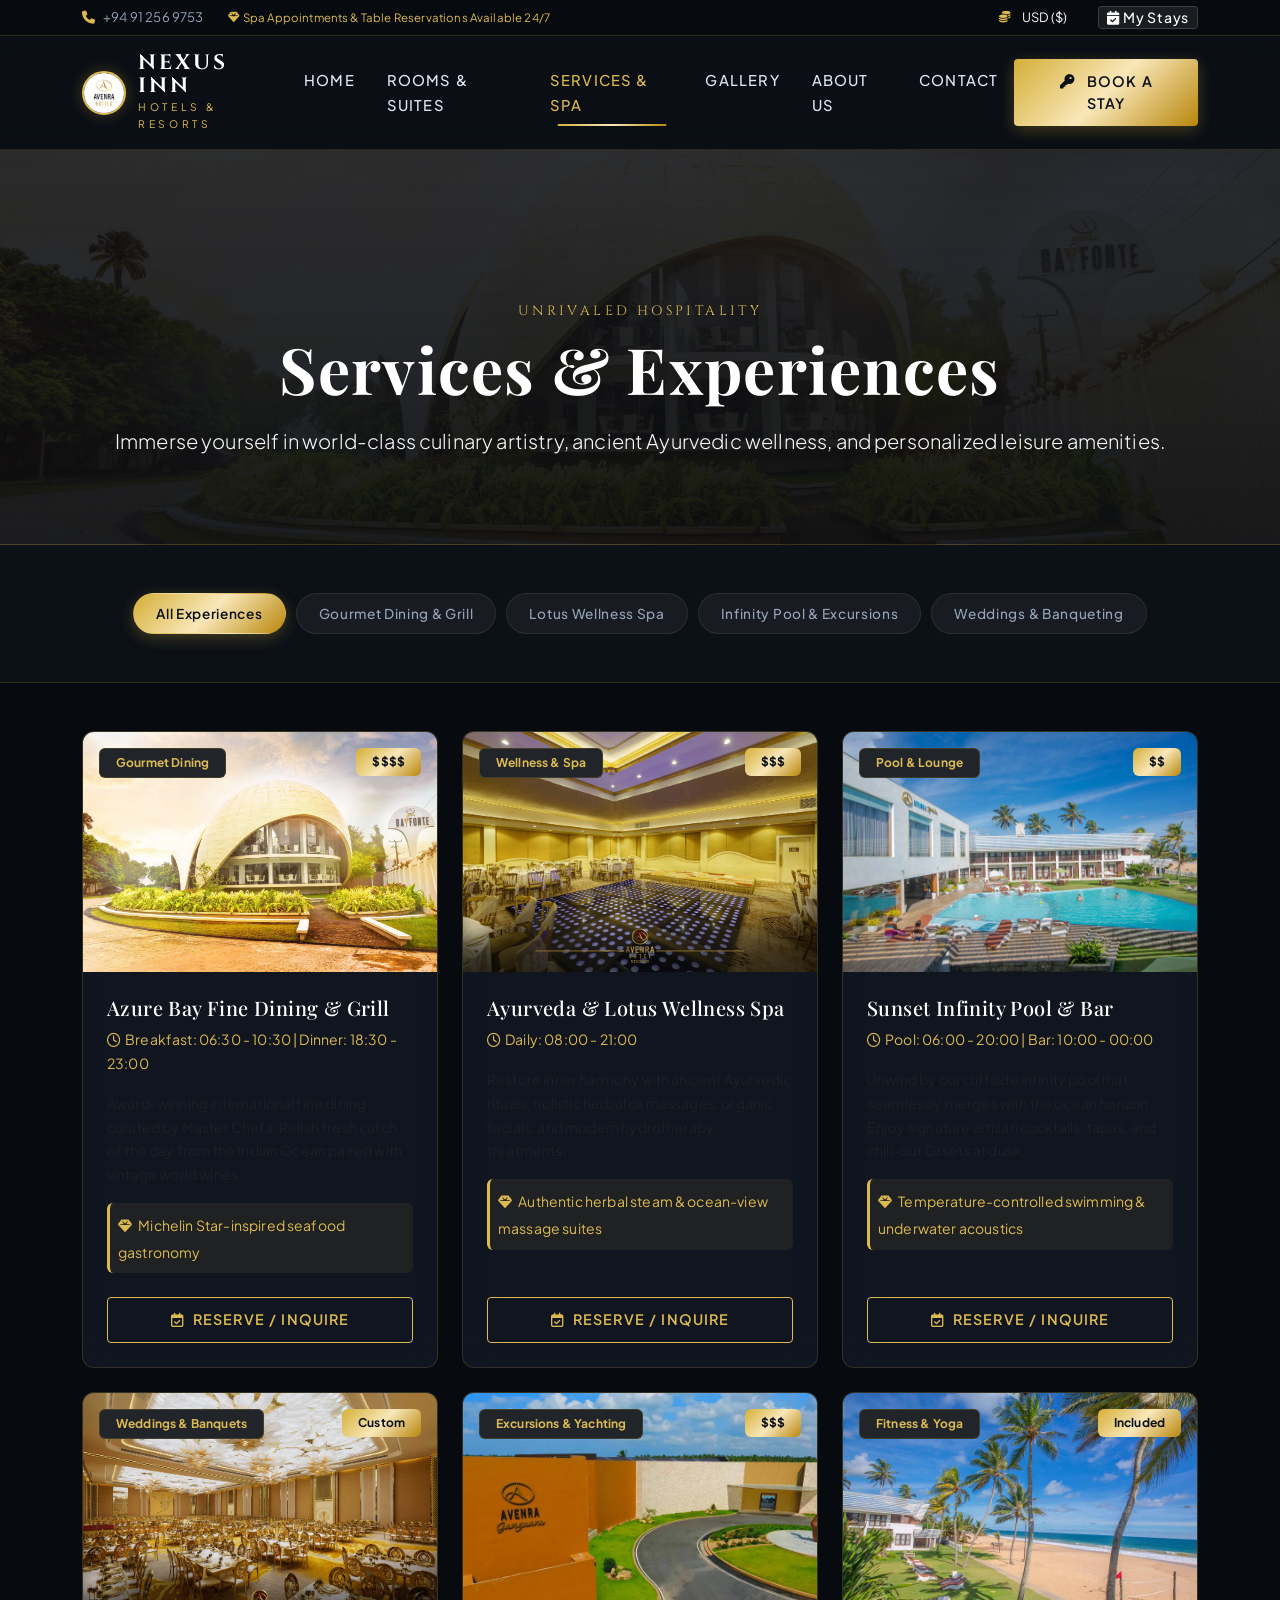
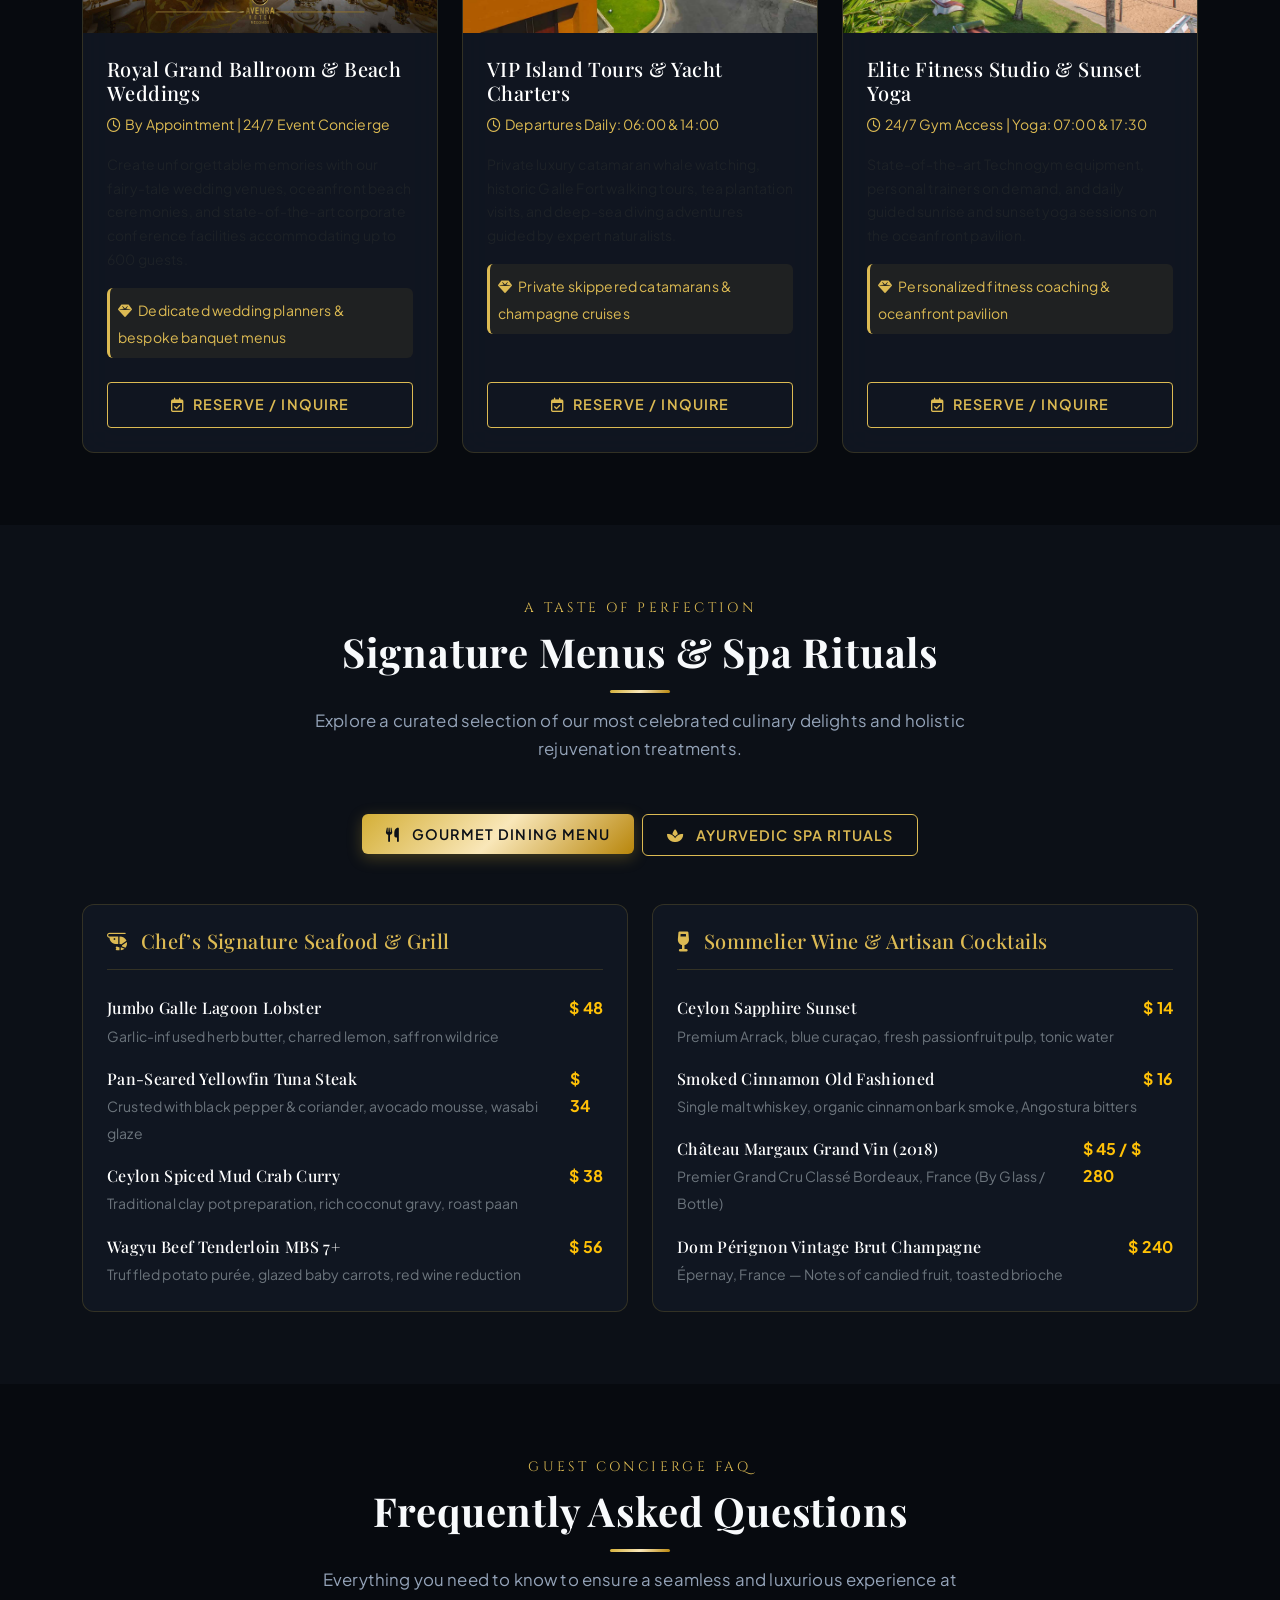
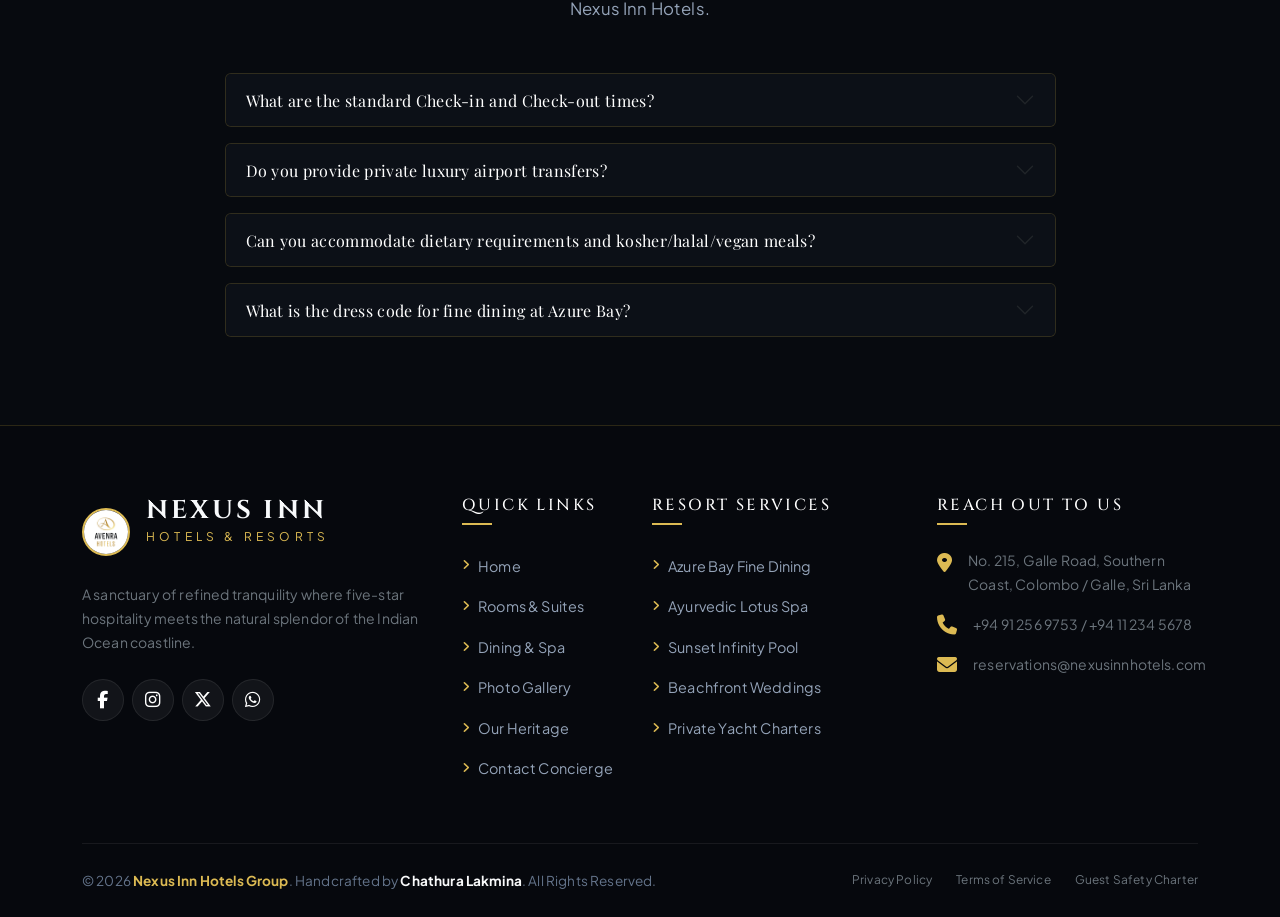
<file: pages/services.html>
<!DOCTYPE html>
<html lang="en">
  <head>
    <meta charset="UTF-8" />
    <meta name="viewport" content="width=device-width, initial-scale=1.0" />
    <meta name="description" content="Discover five-star luxury dining, holistic Ayurvedic spa treatments, beachfront infinity pools, and fairy-tale wedding venues at Nexus Inn Hotels." />
    <title>Services & Wellness Spa | Nexus Inn Hotels & Resorts</title>

    <!-- Google Fonts -->
    <link rel="preconnect" href="https://fonts.googleapis.com" />
    <link rel="preconnect" href="https://fonts.gstatic.com" crossorigin />
    <link href="https://fonts.googleapis.com/css2?family=Cinzel:wght@500;600;700;800&family=Playfair+Display:ital,wght@0,400;0,600;0,700;1,400;1,600&family=Plus+Jakarta+Sans:wght@300;400;500;600;700&display=swap" rel="stylesheet" />

    <!-- Bootstrap 5 CSS -->
    <link
      href="https://cdn.jsdelivr.net/npm/bootstrap@5.3.3/dist/css/bootstrap.min.css"
      rel="stylesheet"
      integrity="sha384-QWTKZyjpPEjISv5WaRU9OFeRpok6YctnYmDr5pNlyT2bRjXh0JMhjY6hW+ALEwIH"
      crossorigin="anonymous"
    />

    <!-- Font Awesome Icons -->
    <link
      rel="stylesheet"
      href="https://cdnjs.cloudflare.com/ajax/libs/font-awesome/6.5.1/css/all.min.css"
    />

    <!-- Custom Luxury Stylesheet -->
    <link rel="stylesheet" href="../assets/css/style.css" />
  </head>
  <body>
    <!-- Top Bar -->
    <div class="top-bar">
      <div class="container d-flex flex-wrap justify-content-between align-items-center">
        <div class="d-flex align-items-center gap-4">
          <a href="tel:+94912569753" class="d-none d-sm-inline-flex align-items-center gap-2">
            <i class="fa-solid fa-phone text-gold"></i>
            <span>+94 91 256 9753</span>
          </a>
          <span class="text-gold small d-flex align-items-center gap-1">
            <i class="fa-solid fa-gem"></i> Spa Appointments & Table Reservations Available 24/7
          </span>
        </div>
        <div class="d-flex align-items-center gap-3">
          <div class="d-flex align-items-center gap-1">
            <i class="fa-solid fa-coins text-gold small"></i>
            <select class="form-select form-select-sm currency-selector-select py-0 px-2 bg-transparent text-light border-0" style="font-size: 0.8rem; cursor: pointer;">
              <option value="USD" class="bg-dark text-light">USD ($)</option>
              <option value="LKR" class="bg-dark text-light">LKR (Rs.)</option>
              <option value="EUR" class="bg-dark text-light">EUR (€)</option>
              <option value="GBP" class="bg-dark text-light">GBP (£)</option>
            </select>
          </div>
          <button class="btn btn-sm btn-glass py-0 px-2 text-warning d-flex align-items-center gap-1" onclick="window.openMyBookingsModal()">
            <i class="fa-solid fa-calendar-check"></i>
            <span>My Stays</span>
            <span class="badge bg-gold text-dark my-bookings-count" style="display: none;">0</span>
          </button>
        </div>
      </div>
    </div>

    <!-- Luxury Navbar -->
    <nav class="navbar navbar-expand-lg navbar-luxury sticky-top">
      <div class="container">
        <a class="navbar-brand-wrapper" href="../index.html">
          <img
            src="../assets/images/Avenra-Hotels-Logo-768x768.jpg"
            alt="Nexus Inn Luxury Emblem"
            class="navbar-brand-logo"
          />
          <div class="navbar-brand-text">
            <span class="brand-title">NEXUS INN</span>
            <span class="brand-subtitle">HOTELS & RESORTS</span>
          </div>
        </a>

        <button
          class="navbar-toggler border-gold"
          type="button"
          data-bs-toggle="collapse"
          data-bs-target="#nexusNavbar"
          aria-controls="nexusNavbar"
          aria-expanded="false"
          aria-label="Toggle navigation"
        >
          <i class="fa-solid fa-bars-staggered text-gold fs-4"></i>
        </button>

        <div class="collapse navbar-collapse" id="nexusNavbar">
          <ul class="navbar-nav mx-auto mb-2 mb-lg-0">
            <li class="nav-item">
              <a class="nav-link" href="../index.html">Home</a>
            </li>
            <li class="nav-item">
              <a class="nav-link" href="rooms.html">Rooms & Suites</a>
            </li>
            <li class="nav-item">
              <a class="nav-link active" href="services.html">Services & Spa</a>
            </li>
            <li class="nav-item">
              <a class="nav-link" href="gallery.html">Gallery</a>
            </li>
            <li class="nav-item">
              <a class="nav-link" href="about.html">About Us</a>
            </li>
            <li class="nav-item">
              <a class="nav-link" href="contact.html">Contact</a>
            </li>
          </ul>

          <div class="d-flex align-items-center gap-2 mt-3 mt-lg-0">
            <a href="rooms.html" class="btn btn-gold w-100 w-lg-auto">
              <i class="fa-solid fa-key me-2"></i> Book A Stay
            </a>
          </div>
        </div>
      </div>
    </nav>

    <!-- Page Header Banner -->
    <header class="page-hero-banner">
      <div class="container">
        <span class="section-subtitle">UNRIVALED HOSPITALITY</span>
        <h1 class="display-3 fw-bold text-white mb-3">Services & Experiences</h1>
        <p class="text-light max-w-600 mx-auto lead">
          Immerse yourself in world-class culinary artistry, ancient Ayurvedic wellness, and personalized leisure amenities.
        </p>
      </div>
    </header>

    <!-- Service Categories Navigation Filter -->
    <section class="py-5 bg-dark-900 border-bottom border-gold">
      <div class="container">
        <div class="filter-btn-group mb-0">
          <button class="filter-btn service-cat-filter active" data-category="all">All Experiences</button>
          <button class="filter-btn service-cat-filter" data-category="dining">Gourmet Dining & Grill</button>
          <button class="filter-btn service-cat-filter" data-category="spa">Lotus Wellness Spa</button>
          <button class="filter-btn service-cat-filter" data-category="experience">Infinity Pool & Excursions</button>
          <button class="filter-btn service-cat-filter" data-category="events">Weddings & Banqueting</button>
        </div>
      </div>
    </section>

    <!-- Services Catalog Grid -->
    <main class="py-5 bg-dark-950">
      <div class="container">
        <div id="servicesCatalogContainer" class="row">
          <!-- Populated dynamically via main.js -->
        </div>
      </div>
    </main>

    <!-- Interactive Dining & Spa Menu Showcase -->
    <section class="py-5 bg-dark-900">
      <div class="container py-4">
        <div class="section-header">
          <span class="section-subtitle">A TASTE OF PERFECTION</span>
          <h2 class="section-title">Signature Menus & Spa Rituals</h2>
          <p class="section-description">
            Explore a curated selection of our most celebrated culinary delights and holistic rejuvenation treatments.
          </p>
        </div>

        <!-- Tabs for Dining and Spa -->
        <ul class="nav nav-pills justify-content-center mb-5 gap-2" id="menuTabs" role="tablist">
          <li class="nav-item" role="presentation">
            <button class="nav-link active btn-gold px-4 py-2" id="dining-tab" data-bs-toggle="pill" data-bs-target="#pills-dining" type="button" role="tab">
              <i class="fa-solid fa-utensils me-2"></i> Gourmet Dining Menu
            </button>
          </li>
          <li class="nav-item" role="presentation">
            <button class="nav-link btn-gold-outline px-4 py-2" id="spa-tab" data-bs-toggle="pill" data-bs-target="#pills-spa" type="button" role="tab">
              <i class="fa-solid fa-spa me-2"></i> Ayurvedic Spa Rituals
            </button>
          </li>
        </ul>

        <div class="tab-content" id="menuTabsContent">
          <!-- Dining Tab -->
          <div class="tab-pane fade show active" id="pills-dining" role="tabpanel">
            <div class="row g-4">
              <div class="col-lg-6">
                <div class="glass-card p-4 h-100">
                  <h4 class="h5 text-gold border-bottom border-gold pb-3 mb-4">
                    <i class="fa-solid fa-shrimp me-2"></i> Chef’s Signature Seafood & Grill
                  </h4>

                  <div class="d-flex justify-content-between align-items-baseline mb-3">
                    <div>
                      <h6 class="text-white mb-1">Jumbo Galle Lagoon Lobster</h6>
                      <small class="text-secondary">Garlic-infused herb butter, charred lemon, saffron wild rice</small>
                    </div>
                    <span class="text-warning fw-bold fs-6">$ 48</span>
                  </div>

                  <div class="d-flex justify-content-between align-items-baseline mb-3">
                    <div>
                      <h6 class="text-white mb-1">Pan-Seared Yellowfin Tuna Steak</h6>
                      <small class="text-secondary">Crusted with black pepper & coriander, avocado mousse, wasabi glaze</small>
                    </div>
                    <span class="text-warning fw-bold fs-6">$ 34</span>
                  </div>

                  <div class="d-flex justify-content-between align-items-baseline mb-3">
                    <div>
                      <h6 class="text-white mb-1">Ceylon Spiced Mud Crab Curry</h6>
                      <small class="text-secondary">Traditional clay pot preparation, rich coconut gravy, roast paan</small>
                    </div>
                    <span class="text-warning fw-bold fs-6">$ 38</span>
                  </div>

                  <div class="d-flex justify-content-between align-items-baseline">
                    <div>
                      <h6 class="text-white mb-1">Wagyu Beef Tenderloin MBS 7+</h6>
                      <small class="text-secondary">Truffled potato purée, glazed baby carrots, red wine reduction</small>
                    </div>
                    <span class="text-warning fw-bold fs-6">$ 56</span>
                  </div>
                </div>
              </div>

              <div class="col-lg-6">
                <div class="glass-card p-4 h-100">
                  <h4 class="h5 text-gold border-bottom border-gold pb-3 mb-4">
                    <i class="fa-solid fa-wine-glass me-2"></i> Sommelier Wine & Artisan Cocktails
                  </h4>

                  <div class="d-flex justify-content-between align-items-baseline mb-3">
                    <div>
                      <h6 class="text-white mb-1">Ceylon Sapphire Sunset</h6>
                      <small class="text-secondary">Premium Arrack, blue curaçao, fresh passionfruit pulp, tonic water</small>
                    </div>
                    <span class="text-warning fw-bold fs-6">$ 14</span>
                  </div>

                  <div class="d-flex justify-content-between align-items-baseline mb-3">
                    <div>
                      <h6 class="text-white mb-1">Smoked Cinnamon Old Fashioned</h6>
                      <small class="text-secondary">Single malt whiskey, organic cinnamon bark smoke, Angostura bitters</small>
                    </div>
                    <span class="text-warning fw-bold fs-6">$ 16</span>
                  </div>

                  <div class="d-flex justify-content-between align-items-baseline mb-3">
                    <div>
                      <h6 class="text-white mb-1">Château Margaux Grand Vin (2018)</h6>
                      <small class="text-secondary">Premier Grand Cru Classé Bordeaux, France (By Glass / Bottle)</small>
                    </div>
                    <span class="text-warning fw-bold fs-6">$ 45 / $ 280</span>
                  </div>

                  <div class="d-flex justify-content-between align-items-baseline">
                    <div>
                      <h6 class="text-white mb-1">Dom Pérignon Vintage Brut Champagne</h6>
                      <small class="text-secondary">Épernay, France — Notes of candied fruit, toasted brioche</small>
                    </div>
                    <span class="text-warning fw-bold fs-6">$ 240</span>
                  </div>
                </div>
              </div>
            </div>
          </div>

          <!-- Spa Tab -->
          <div class="tab-pane fade" id="pills-spa" role="tabpanel">
            <div class="row g-4">
              <div class="col-lg-6">
                <div class="glass-card p-4 h-100">
                  <h4 class="h5 text-gold border-bottom border-gold pb-3 mb-4">
                    <i class="fa-solid fa-leaf me-2"></i> Ayurvedic Healing Therapies
                  </h4>

                  <div class="d-flex justify-content-between align-items-baseline mb-3">
                    <div>
                      <h6 class="text-white mb-1">Shirodhara Warm Herbal Oil Flow (60 min)</h6>
                      <small class="text-secondary">Gentle, rhythmic stream of medicated herbal oil on the third eye chakra to calm the mind.</small>
                    </div>
                    <span class="text-warning fw-bold fs-6">$ 75</span>
                  </div>

                  <div class="d-flex justify-content-between align-items-baseline mb-3">
                    <div>
                      <h6 class="text-white mb-1">Abhyanga Full-Body Synchronized Massage (90 min)</h6>
                      <small class="text-secondary">Two therapists applying warm herbal oils tailored to your dosha body type.</small>
                    </div>
                    <span class="text-warning fw-bold fs-6">$ 110</span>
                  </div>

                  <div class="d-flex justify-content-between align-items-baseline">
                    <div>
                      <h6 class="text-white mb-1">Herbal Steam Bath & Sandalwood Body Scrub (75 min)</h6>
                      <small class="text-secondary">Detoxifying steam infused with 12 medicinal herbs followed by pure red sandalwood polish.</small>
                    </div>
                    <span class="text-warning fw-bold fs-6">$ 85</span>
                  </div>
                </div>
              </div>

              <div class="col-lg-6">
                <div class="glass-card p-4 h-100">
                  <h4 class="h5 text-gold border-bottom border-gold pb-3 mb-4">
                    <i class="fa-solid fa-spa me-2"></i> Modern Hydrotherapy & Facials
                  </h4>

                  <div class="d-flex justify-content-between align-items-baseline mb-3">
                    <div>
                      <h6 class="text-white mb-1">Hydra-Luxe 24K Gold Facial (60 min)</h6>
                      <small class="text-secondary">Micro-current hydration with pure 24-karat gold leaf for glowing, radiant skin.</small>
                    </div>
                    <span class="text-warning fw-bold fs-6">$ 120</span>
                  </div>

                  <div class="d-flex justify-content-between align-items-baseline mb-3">
                    <div>
                      <h6 class="text-white mb-1">Deep Ocean Mineral Hydrotherapy (45 min)</h6>
                      <small class="text-secondary">Underwater jet massage with Dead Sea minerals and marine botanical extracts.</small>
                    </div>
                    <span class="text-warning fw-bold fs-6">$ 65</span>
                  </div>

                  <div class="d-flex justify-content-between align-items-baseline">
                    <div>
                      <h6 class="text-white mb-1">Couples Oceanfront Sunset Massage (90 min)</h6>
                      <small class="text-secondary">Side-by-side aromatherapy on the private cliff pavilion with chilled champagne.</small>
                    </div>
                    <span class="text-warning fw-bold fs-6">$ 190</span>
                  </div>
                </div>
              </div>
            </div>
          </div>
        </div>
      </div>
    </section>

    <!-- Frequently Asked Questions Accordion -->
    <section class="py-5 bg-dark-950">
      <div class="container py-4">
        <div class="section-header">
          <span class="section-subtitle">GUEST CONCIERGE FAQ</span>
          <h2 class="section-title">Frequently Asked Questions</h2>
          <p class="section-description">
            Everything you need to know to ensure a seamless and luxurious experience at Nexus Inn Hotels.
          </p>
        </div>

        <div class="row justify-content-center">
          <div class="col-lg-9">
            <div class="accordion accordion-flush" id="nexusFaqAccordion">
              <div class="accordion-item bg-dark-900 border border-gold mb-3 rounded overflow-hidden">
                <h2 class="accordion-header">
                  <button class="accordion-button bg-dark-900 text-white collapsed font-serif" type="button" data-bs-toggle="collapse" data-bs-target="#faq1">
                    What are the standard Check-in and Check-out times?
                  </button>
                </h2>
                <div id="faq1" class="accordion-collapse collapse" data-bs-parent="#nexusFaqAccordion">
                  <div class="accordion-body text-secondary">
                    Standard check-in is at 2:00 PM and check-out is at 12:00 PM (Noon). Early check-in from 10:00 AM and late check-out until 4:00 PM are available upon request and complimentary for VIP Club members.
                  </div>
                </div>
              </div>

              <div class="accordion-item bg-dark-900 border border-gold mb-3 rounded overflow-hidden">
                <h2 class="accordion-header">
                  <button class="accordion-button bg-dark-900 text-white collapsed font-serif" type="button" data-bs-toggle="collapse" data-bs-target="#faq2">
                    Do you provide private luxury airport transfers?
                  </button>
                </h2>
                <div id="faq2" class="accordion-collapse collapse" data-bs-parent="#nexusFaqAccordion">
                  <div class="accordion-body text-secondary">
                    Yes. We provide private chauffeur-driven Mercedes-Benz S-Class and luxury SUVs from Bandaranaike International Airport (CMB) and Mattala Airport (HRI) directly to our resort. Transfers are complimentary for Presidential Suite and Villa guests.
                  </div>
                </div>
              </div>

              <div class="accordion-item bg-dark-900 border border-gold mb-3 rounded overflow-hidden">
                <h2 class="accordion-header">
                  <button class="accordion-button bg-dark-900 text-white collapsed font-serif" type="button" data-bs-toggle="collapse" data-bs-target="#faq3">
                    Can you accommodate dietary requirements and kosher/halal/vegan meals?
                  </button>
                </h2>
                <div id="faq3" class="accordion-collapse collapse" data-bs-parent="#nexusFaqAccordion">
                  <div class="accordion-body text-secondary">
                    Absolutely. Our Master Executive Chefs prepare custom gluten-free, vegan, halal, kosher, and allergen-free gourmet menus upon request. Please inform our concierge prior to arrival.
                  </div>
                </div>
              </div>

              <div class="accordion-item bg-dark-900 border border-gold mb-3 rounded overflow-hidden">
                <h2 class="accordion-header">
                  <button class="accordion-button bg-dark-900 text-white collapsed font-serif" type="button" data-bs-toggle="collapse" data-bs-target="#faq4">
                    What is the dress code for fine dining at Azure Bay?
                  </button>
                </h2>
                <div id="faq4" class="accordion-collapse collapse" data-bs-parent="#nexusFaqAccordion">
                  <div class="accordion-body text-secondary">
                    We maintain an elegant smart-casual dress code during dinner service. Collared shirts, dress trousers, or elegant evening wear are encouraged. Beachwear and sportswear are not permitted in the fine dining salon.
                  </div>
                </div>
              </div>
            </div>
          </div>
        </div>
      </div>
    </section>

    <!-- Luxury 4-Column Footer -->
    <footer class="footer-luxury">
      <div class="container">
        <div class="row g-4">
          <div class="col-lg-4 col-md-6">
            <div class="d-flex align-items-center gap-3 mb-3">
              <img src="../assets/images/Avenra-Hotels-Logo-768x768.jpg" alt="Nexus Logo" style="width: 48px; height: 48px; border-radius: 50%; border: 2px solid var(--gold-400);">
              <div>
                <h3 class="footer-brand-title mb-0">NEXUS INN</h3>
                <span class="footer-brand-subtitle">HOTELS & RESORTS</span>
              </div>
            </div>
            <p class="text-secondary small mb-4">
              A sanctuary of refined tranquility where five-star hospitality meets the natural splendor of the Indian Ocean coastline.
            </p>
            <div class="d-flex gap-2">
              <a href="#" class="footer-social-icon" aria-label="Facebook"><i class="fa-brands fa-facebook-f"></i></a>
              <a href="#" class="footer-social-icon" aria-label="Instagram"><i class="fa-brands fa-instagram"></i></a>
              <a href="#" class="footer-social-icon" aria-label="Twitter"><i class="fa-brands fa-x-twitter"></i></a>
              <a href="https://wa.me/94912569753" target="_blank" class="footer-social-icon" aria-label="WhatsApp"><i class="fa-brands fa-whatsapp"></i></a>
            </div>
          </div>

          <div class="col-lg-2 col-md-6">
            <h5 class="footer-heading">Quick Links</h5>
            <ul class="footer-links">
              <li><a href="../index.html"><i class="fa-solid fa-angle-right small text-gold"></i> Home</a></li>
              <li><a href="rooms.html"><i class="fa-solid fa-angle-right small text-gold"></i> Rooms & Suites</a></li>
              <li><a href="services.html"><i class="fa-solid fa-angle-right small text-gold"></i> Dining & Spa</a></li>
              <li><a href="gallery.html"><i class="fa-solid fa-angle-right small text-gold"></i> Photo Gallery</a></li>
              <li><a href="about.html"><i class="fa-solid fa-angle-right small text-gold"></i> Our Heritage</a></li>
              <li><a href="contact.html"><i class="fa-solid fa-angle-right small text-gold"></i> Contact Concierge</a></li>
            </ul>
          </div>

          <div class="col-lg-3 col-md-6">
            <h5 class="footer-heading">Resort Services</h5>
            <ul class="footer-links">
              <li><a href="services.html"><i class="fa-solid fa-angle-right small text-gold"></i> Azure Bay Fine Dining</a></li>
              <li><a href="services.html"><i class="fa-solid fa-angle-right small text-gold"></i> Ayurvedic Lotus Spa</a></li>
              <li><a href="services.html"><i class="fa-solid fa-angle-right small text-gold"></i> Sunset Infinity Pool</a></li>
              <li><a href="services.html"><i class="fa-solid fa-angle-right small text-gold"></i> Beachfront Weddings</a></li>
              <li><a href="services.html"><i class="fa-solid fa-angle-right small text-gold"></i> Private Yacht Charters</a></li>
            </ul>
          </div>

          <div class="col-lg-3 col-md-6">
            <h5 class="footer-heading">Reach Out to Us</h5>
            <div class="d-flex align-items-start gap-3 mb-3 text-secondary small">
              <i class="fa-solid fa-location-dot text-gold fs-5 mt-1"></i>
              <span>No. 215, Galle Road, Southern Coast, Colombo / Galle, Sri Lanka</span>
            </div>
            <div class="d-flex align-items-center gap-3 mb-3 text-secondary small">
              <i class="fa-solid fa-phone text-gold fs-5"></i>
              <span>+94 91 256 9753 / +94 11 234 5678</span>
            </div>
            <div class="d-flex align-items-center gap-3 text-secondary small">
              <i class="fa-solid fa-envelope text-gold fs-5"></i>
              <span>reservations@nexusinnhotels.com</span>
            </div>
          </div>
        </div>

        <div class="footer-bottom-bar d-flex flex-column flex-md-row justify-content-between align-items-center gap-3">
          <p class="mb-0">
            © 2026 <strong class="text-gold">Nexus Inn Hotels Group</strong>. Handcrafted by <strong class="text-light">Chathura Lakmina</strong>. All Rights Reserved.
          </p>
          <div class="d-flex gap-4">
            <a href="#" class="text-secondary small text-decoration-none">Privacy Policy</a>
            <a href="#" class="text-secondary small text-decoration-none">Terms of Service</a>
            <a href="#" class="text-secondary small text-decoration-none">Guest Safety Charter</a>
          </div>
        </div>
      </div>
    </footer>

    <!-- Service Reservation Modal -->
    <div class="modal fade" id="serviceInquiryModal" tabindex="-1" aria-hidden="true">
      <div class="modal-dialog modal-dialog-centered">
        <div class="modal-content modal-content-luxury">
          <div class="modal-header modal-header-luxury">
            <h5 class="modal-title text-white font-serif" id="serviceInquiryTitle">Reserve Service</h5>
            <button type="button" class="btn-close btn-close-luxury" data-bs-dismiss="modal" aria-label="Close"></button>
          </div>
          <div class="modal-body p-4">
            <form id="serviceInquiryForm" onsubmit="window.submitServiceInquiry(event)">
              <input type="hidden" id="serviceInquiryHiddenId" />
              <div class="mb-3">
                <label class="form-label text-gold small fw-bold">GUEST FULL NAME</label>
                <input type="text" id="serviceGuestName" class="form-control-luxury" placeholder="e.g. Eleanor Vance" required />
              </div>
              <div class="mb-3">
                <label class="form-label text-gold small fw-bold">CONTACT PHONE / ROOM NUMBER</label>
                <input type="text" id="serviceGuestPhone" class="form-control-luxury" placeholder="e.g. Suite 402 or +94 77..." required />
              </div>
              <div class="row g-2 mb-3">
                <div class="col-6">
                  <label class="form-label text-gold small fw-bold">DATE</label>
                  <input type="date" id="serviceDate" class="form-control-luxury" required />
                </div>
                <div class="col-6">
                  <label class="form-label text-gold small fw-bold">PREFERRED TIME</label>
                  <input type="time" id="serviceTime" class="form-control-luxury" required />
                </div>
              </div>
              <div class="mb-3">
                <label class="form-label text-gold small fw-bold">NUMBER OF GUESTS / PERSONS</label>
                <select id="serviceGuests" class="form-select-luxury">
                  <option value="1">1 Person</option>
                  <option value="2" selected>2 Persons</option>
                  <option value="4">4 Persons</option>
                  <option value="6+">6+ Group</option>
                </select>
              </div>
              <div class="modal-footer modal-footer-luxury px-0 pb-0">
                <button type="button" class="btn btn-glass" data-bs-dismiss="modal">Cancel</button>
                <button type="submit" class="btn btn-gold">Confirm Reservation</button>
              </div>
            </form>
          </div>
        </div>
      </div>
    </div>

    <!-- My Bookings Modal -->
    <div class="modal fade" id="myBookingsModal" tabindex="-1" aria-hidden="true">
      <div class="modal-dialog modal-dialog-centered modal-lg">
        <div class="modal-content modal-content-luxury">
          <div class="modal-header modal-header-luxury">
            <h5 class="modal-title text-white font-serif"><i class="fa-solid fa-calendar-check text-gold me-2"></i> My Active Reservations</h5>
            <button type="button" class="btn-close btn-close-luxury" data-bs-dismiss="modal" aria-label="Close"></button>
          </div>
          <div class="modal-body p-4" id="myBookingsListContainer">
            <!-- Populated via main.js -->
          </div>
        </div>
      </div>
    </div>

    <!-- Back to Top Button -->
    <button id="backToTopBtn" class="back-to-top" aria-label="Back to top">
      <i class="fa-solid fa-arrow-up"></i>
    </button>

    <!-- Bootstrap 5 JS -->
    <script
      src="https://cdn.jsdelivr.net/npm/bootstrap@5.3.3/dist/js/bootstrap.bundle.min.js"
      integrity="sha384-YvpcrYf0tY3lHB60NNkmXc5s9fDVZLESaAA55NDzOxhy9GkcIdslK1eN7N6jIeHz"
      crossorigin="anonymous"
    ></script>

    <!-- Data Repository -->
    <script src="../assets/js/rooms-data.js"></script>

    <!-- Application Logic -->
    <script src="../assets/js/main.js"></script>
  </body>
</html>
</file>
<file: assets/css/style.css>
/* ==========================================================================
   NEXUS INN HOTELS & RESORTS - 5-STAR LUXURY DESIGN SYSTEM
   ========================================================================== */

@import url('https://fonts.googleapis.com/css2?family=Cinzel:wght@500;600;700;800&family=Playfair+Display:ital,wght@0,400;0,600;0,700;1,400;1,600&family=Plus+Jakarta+Sans:wght@300;400;500;600;700&display=swap');

:root {
  /* Luxury Gold Palette */
  --gold-100: #faf3e0;
  --gold-200: #f3e3b5;
  --gold-300: #e8cf84;
  --gold-400: #dcba53;
  --gold-500: #c99e2e;
  --gold-600: #a78020;
  --gold-700: #856317;
  --gold-gradient: linear-gradient(135deg, #d4af37 0%, #f9e7b9 50%, #b8860b 100%);
  --gold-gradient-hover: linear-gradient(135deg, #e5c158 0%, #fff0cc 50%, #c99618 100%);
  --gold-glow: rgba(212, 175, 55, 0.28);

  /* Deep Luxury Dark Palette */
  --bg-dark-950: #070a0f;
  --bg-dark-900: #0c1017;
  --bg-dark-850: #121824;
  --bg-dark-800: #182030;
  --bg-dark-700: #222d42;
  --bg-card: rgba(18, 24, 36, 0.85);
  --bg-glass: rgba(12, 16, 23, 0.75);
  --border-glass: rgba(212, 175, 55, 0.18);
  --border-subtle: rgba(255, 255, 255, 0.08);

  /* Typography */
  --font-serif: 'Playfair Display', Georgia, serif;
  --font-display: 'Cinzel', serif;
  --font-sans: 'Plus Jakarta Sans', -apple-system, BlinkMacSystemFont, sans-serif;

  /* Accent Colors */
  --text-primary: #f8fafc;
  --text-secondary: #94a3b8;
  --text-muted: #64748b;
  --emerald: #10b981;
  --rose: #f43f5e;
  --amber: #f59e0b;

  /* Shadows & Transitions */
  --shadow-sm: 0 4px 12px rgba(0, 0, 0, 0.25);
  --shadow-md: 0 10px 30px rgba(0, 0, 0, 0.4);
  --shadow-lg: 0 20px 50px rgba(0, 0, 0, 0.6);
  --shadow-gold: 0 10px 30px rgba(201, 158, 46, 0.25);
  --transition-fast: all 0.2s ease-in-out;
  --transition-normal: all 0.35s cubic-bezier(0.4, 0, 0.2, 1);
  --transition-slow: all 0.6s cubic-bezier(0.16, 1, 0.3, 1);
}

/* Light Theme Variables */
[data-theme="light"] {
  --bg-dark-950: #f8f9fa;
  --bg-dark-900: #ffffff;
  --bg-dark-850: #f1f5f9;
  --bg-dark-800: #e2e8f0;
  --bg-dark-700: #cbd5e1;
  --bg-card: rgba(255, 255, 255, 0.95);
  --bg-glass: rgba(255, 255, 255, 0.85);
  --border-glass: rgba(184, 134, 11, 0.25);
  --border-subtle: rgba(0, 0, 0, 0.08);
  --text-primary: #0f172a;
  --text-secondary: #475569;
  --text-muted: #64748b;
}

/* Base Styles */
* {
  box-sizing: border-box;
  margin: 0;
  padding: 0;
}

html {
  scroll-behavior: smooth;
}

body {
  font-family: var(--font-sans);
  background-color: var(--bg-dark-950);
  color: var(--text-primary);
  line-height: 1.7;
  overflow-x: hidden;
  letter-spacing: 0.01em;
  transition: background-color var(--transition-normal), color var(--transition-normal);
}

/* Headings */
h1, h2, h3, h4, h5, h6, .font-serif {
  font-family: var(--font-serif);
  letter-spacing: 0.02em;
  color: var(--text-primary);
}

.font-display {
  font-family: var(--font-display);
  letter-spacing: 0.1em;
  text-transform: uppercase;
}

.font-sans {
  font-family: var(--font-sans);
}

/* Gold Text & Accents */
.text-gold {
  color: var(--gold-400) !important;
}

.text-gold-gradient {
  background: var(--gold-gradient);
  -webkit-background-clip: text;
  -webkit-text-fill-color: transparent;
  display: inline-block;
}

.bg-gold {
  background: var(--gold-gradient) !important;
  color: #0c1017 !important;
}

.bg-dark-950 { background-color: var(--bg-dark-950) !important; }
.bg-dark-900 { background-color: var(--bg-dark-900) !important; }
.bg-dark-850 { background-color: var(--bg-dark-850) !important; }
.bg-dark-800 { background-color: var(--bg-dark-800) !important; }

.border-gold {
  border-color: var(--border-glass) !important;
}

/* Top Notification / Info Bar */
.top-bar {
  background: rgba(8, 11, 16, 0.95);
  font-size: 0.82rem;
  border-bottom: 1px solid var(--border-glass);
  padding: 6px 0;
  z-index: 1040;
  position: relative;
}

.top-bar a {
  color: var(--text-secondary);
  text-decoration: none;
  transition: var(--transition-fast);
}

.top-bar a:hover {
  color: var(--gold-400);
}

/* Luxury Navbar */
.navbar-luxury {
  background: rgba(12, 16, 23, 0.85);
  backdrop-filter: blur(16px);
  -webkit-backdrop-filter: blur(16px);
  border-bottom: 1px solid var(--border-glass);
  transition: var(--transition-normal);
  padding: 16px 0;
}

.navbar-luxury.scrolled {
  background: rgba(10, 13, 19, 0.96);
  box-shadow: 0 10px 30px rgba(0, 0, 0, 0.5);
  padding: 10px 0;
  border-bottom-color: rgba(212, 175, 55, 0.3);
}

.navbar-brand-wrapper {
  display: flex;
  align-items: center;
  gap: 12px;
  text-decoration: none;
}

.navbar-brand-logo {
  width: 44px;
  height: 44px;
  border-radius: 50%;
  border: 2px solid var(--gold-400);
  box-shadow: 0 0 15px var(--gold-glow);
  object-fit: cover;
  transition: transform var(--transition-fast);
}

.navbar-brand-wrapper:hover .navbar-brand-logo {
  transform: rotate(10deg) scale(1.05);
}

.navbar-brand-text {
  display: flex;
  flex-direction: column;
}

.brand-title {
  font-family: var(--font-display);
  font-weight: 700;
  font-size: 1.3rem;
  letter-spacing: 0.15em;
  color: #ffffff;
  margin: 0;
  line-height: 1.1;
}

.brand-subtitle {
  font-size: 0.65rem;
  letter-spacing: 0.35em;
  color: var(--gold-400);
  text-transform: uppercase;
  margin: 0;
}

.navbar-luxury .nav-link {
  font-size: 0.92rem;
  font-weight: 500;
  color: #e2e8f0;
  padding: 8px 16px !important;
  text-transform: uppercase;
  letter-spacing: 0.08em;
  position: relative;
  transition: var(--transition-fast);
}

.navbar-luxury .nav-link:hover,
.navbar-luxury .nav-link.active {
  color: var(--gold-400);
}

.navbar-luxury .nav-link::after {
  content: '';
  position: absolute;
  bottom: 0;
  left: 50%;
  width: 0;
  height: 2px;
  background: var(--gold-gradient);
  transition: var(--transition-normal);
  transform: translateX(-50%);
  border-radius: 2px;
}

.navbar-luxury .nav-link:hover::after,
.navbar-luxury .nav-link.active::after {
  width: 70%;
}

.nav-badge-pill {
  font-size: 0.7rem;
  padding: 2px 7px;
  border-radius: 12px;
  background: var(--gold-gradient);
  color: #0c1017;
  font-weight: 700;
  margin-left: 4px;
}

/* Custom Buttons */
.btn-gold {
  background: var(--gold-gradient);
  color: #0c1017 !important;
  font-weight: 600;
  font-size: 0.9rem;
  letter-spacing: 0.08em;
  text-transform: uppercase;
  padding: 12px 28px;
  border: none;
  border-radius: 4px;
  box-shadow: 0 4px 15px var(--gold-glow);
  position: relative;
  overflow: hidden;
  z-index: 1;
  transition: var(--transition-normal);
}

.btn-gold::before {
  content: '';
  position: absolute;
  top: 0;
  left: -100%;
  width: 100%;
  height: 100%;
  background: linear-gradient(90deg, transparent, rgba(255,255,255,0.4), transparent);
  transition: 0.5s;
  z-index: -1;
}

.btn-gold:hover {
  background: var(--gold-gradient-hover);
  box-shadow: 0 8px 25px rgba(212, 175, 55, 0.45);
  transform: translateY(-2px);
}

.btn-gold:hover::before {
  left: 100%;
}

.btn-gold-outline {
  background: transparent;
  color: var(--gold-400) !important;
  border: 1.5px solid var(--gold-400);
  font-weight: 600;
  font-size: 0.9rem;
  letter-spacing: 0.08em;
  text-transform: uppercase;
  padding: 11px 26px;
  border-radius: 4px;
  transition: var(--transition-normal);
}

.btn-gold-outline:hover {
  background: var(--gold-gradient);
  color: #0c1017 !important;
  border-color: transparent;
  box-shadow: 0 6px 20px var(--gold-glow);
  transform: translateY(-2px);
}

.btn-glass {
  background: rgba(255, 255, 255, 0.08);
  backdrop-filter: blur(10px);
  color: #ffffff !important;
  border: 1px solid rgba(255, 255, 255, 0.15);
  padding: 11px 24px;
  border-radius: 4px;
  font-weight: 500;
  letter-spacing: 0.05em;
  transition: var(--transition-normal);
}

.btn-glass:hover {
  background: rgba(255, 255, 255, 0.2);
  border-color: var(--gold-400);
  color: var(--gold-300) !important;
  transform: translateY(-2px);
}

/* Glassmorphism Cards */
.glass-card {
  background: var(--bg-card);
  backdrop-filter: blur(16px);
  -webkit-backdrop-filter: blur(16px);
  border: 1px solid var(--border-glass);
  border-radius: 12px;
  transition: var(--transition-normal);
  position: relative;
  overflow: hidden;
}

.glass-card:hover {
  border-color: rgba(212, 175, 55, 0.45);
  box-shadow: 0 15px 35px rgba(0, 0, 0, 0.5), 0 0 15px var(--gold-glow);
  transform: translateY(-5px);
}

/* Hero Section & Carousel */
.hero-section {
  position: relative;
  min-height: 90vh;
  display: flex;
  align-items: center;
  overflow: hidden;
}

.hero-carousel {
  position: absolute;
  top: 0;
  left: 0;
  width: 100%;
  height: 100%;
  z-index: 1;
}

.hero-carousel .carousel-inner,
.hero-carousel .carousel-item {
  height: 100%;
}

.hero-carousel img {
  width: 100%;
  height: 100%;
  object-fit: cover;
  filter: brightness(0.72) contrast(1.08);
  transform: scale(1);
  animation: heroKenBurns 18s ease-in-out infinite alternate;
}

@keyframes heroKenBurns {
  0% { transform: scale(1); }
  100% { transform: scale(1.12); }
}

.hero-overlay {
  position: absolute;
  top: 0;
  left: 0;
  width: 100%;
  height: 100%;
  background: linear-gradient(
    180deg,
    rgba(7, 10, 15, 0.75) 0%,
    rgba(7, 10, 15, 0.4) 40%,
    rgba(7, 10, 15, 0.85) 90%,
    var(--bg-dark-950) 100%
  );
  z-index: 2;
}

.hero-content {
  position: relative;
  z-index: 3;
  padding: 120px 0 80px;
}

.hero-badge {
  display: inline-flex;
  align-items: center;
  gap: 8px;
  padding: 6px 18px;
  border-radius: 30px;
  background: rgba(212, 175, 55, 0.12);
  border: 1px solid var(--gold-400);
  color: var(--gold-300);
  font-size: 0.82rem;
  letter-spacing: 0.2em;
  text-transform: uppercase;
  margin-bottom: 20px;
}

.hero-title {
  font-size: 3.8rem;
  font-weight: 700;
  line-height: 1.15;
  margin-bottom: 24px;
  text-shadow: 0 4px 20px rgba(0, 0, 0, 0.8);
}

.hero-lead {
  font-size: 1.2rem;
  max-width: 650px;
  color: #e2e8f0;
  margin-bottom: 36px;
  text-shadow: 0 2px 10px rgba(0, 0, 0, 0.7);
}

/* Floating Booking Engine Bar */
.booking-engine-bar {
  background: rgba(14, 19, 28, 0.92);
  backdrop-filter: blur(20px);
  -webkit-backdrop-filter: blur(20px);
  border: 1px solid var(--border-glass);
  border-radius: 12px;
  padding: 24px 30px;
  box-shadow: 0 20px 50px rgba(0, 0, 0, 0.6), 0 0 20px var(--gold-glow);
  margin-top: 30px;
}

.booking-field-group {
  position: relative;
}

.booking-field-group label {
  font-size: 0.75rem;
  font-weight: 600;
  text-transform: uppercase;
  letter-spacing: 0.12em;
  color: var(--gold-300);
  margin-bottom: 6px;
  display: block;
}

.booking-input,
.form-control-luxury,
.form-select-luxury {
  background: rgba(255, 255, 255, 0.05);
  border: 1px solid rgba(255, 255, 255, 0.12);
  color: #ffffff;
  border-radius: 6px;
  padding: 10px 14px;
  font-size: 0.9rem;
  transition: var(--transition-fast);
  width: 100%;
}

.booking-input:focus,
.form-control-luxury:focus,
.form-select-luxury:focus {
  background: rgba(255, 255, 255, 0.09);
  border-color: var(--gold-400);
  box-shadow: 0 0 10px var(--gold-glow);
  color: #ffffff;
  outline: none;
}

.form-select-luxury option {
  background: #121824;
  color: #ffffff;
}

/* Section Header */
.section-header {
  text-align: center;
  margin-bottom: 50px;
}

.section-subtitle {
  font-family: var(--font-display);
  font-size: 0.85rem;
  letter-spacing: 0.25em;
  text-transform: uppercase;
  color: var(--gold-400);
  margin-bottom: 8px;
  display: block;
}

.section-title {
  font-size: 2.5rem;
  font-weight: 700;
  margin-bottom: 14px;
  position: relative;
  display: inline-block;
}

.section-title::after {
  content: '';
  display: block;
  width: 60px;
  height: 3px;
  background: var(--gold-gradient);
  margin: 14px auto 0;
  border-radius: 2px;
}

.section-description {
  max-width: 680px;
  margin: 0 auto;
  color: var(--text-secondary);
  font-size: 1.05rem;
}

/* Feature & Amenity Cards */
.feature-box {
  background: var(--bg-card);
  border: 1px solid var(--border-subtle);
  border-radius: 12px;
  padding: 35px 25px;
  text-align: center;
  transition: var(--transition-normal);
  height: 100%;
  position: relative;
}

.feature-box:hover {
  border-color: var(--gold-400);
  transform: translateY(-8px);
  box-shadow: var(--shadow-gold);
}

.feature-icon-wrapper {
  width: 70px;
  height: 70px;
  border-radius: 50%;
  background: rgba(212, 175, 55, 0.1);
  border: 1px solid var(--border-glass);
  display: flex;
  align-items: center;
  justify-content: center;
  margin: 0 auto 20px;
  color: var(--gold-400);
  font-size: 1.6rem;
  transition: var(--transition-normal);
}

.feature-box:hover .feature-icon-wrapper {
  background: var(--gold-gradient);
  color: #0c1017;
  transform: scale(1.1) rotate(6deg);
}

/* Room Card */
.room-card {
  background: var(--bg-card);
  border: 1px solid var(--border-glass);
  border-radius: 12px;
  overflow: hidden;
  transition: var(--transition-normal);
  height: 100%;
  display: flex;
  flex-direction: column;
}

.room-card:hover {
  transform: translateY(-8px);
  box-shadow: 0 20px 40px rgba(0, 0, 0, 0.6), 0 0 20px var(--gold-glow);
  border-color: var(--gold-400);
}

.room-img-wrapper {
  position: relative;
  height: 250px;
  overflow: hidden;
}

.room-img-wrapper img {
  width: 100%;
  height: 100%;
  object-fit: cover;
  transition: transform 0.8s cubic-bezier(0.16, 1, 0.3, 1);
}

.room-card:hover .room-img-wrapper img {
  transform: scale(1.08);
}

.room-badge-category {
  position: absolute;
  top: 15px;
  left: 15px;
  background: rgba(12, 16, 23, 0.85);
  backdrop-filter: blur(8px);
  color: var(--gold-300);
  border: 1px solid var(--border-glass);
  font-size: 0.72rem;
  letter-spacing: 0.12em;
  text-transform: uppercase;
  padding: 4px 12px;
  border-radius: 20px;
  font-weight: 600;
}

.room-price-tag {
  position: absolute;
  bottom: 15px;
  right: 15px;
  background: rgba(12, 16, 23, 0.9);
  backdrop-filter: blur(8px);
  border: 1px solid var(--border-glass);
  padding: 6px 14px;
  border-radius: 8px;
  text-align: right;
}

.room-price-val {
  font-size: 1.25rem;
  font-weight: 700;
  color: var(--gold-400);
  line-height: 1;
}

.room-price-period {
  font-size: 0.7rem;
  color: var(--text-secondary);
}

.room-body {
  padding: 24px;
  display: flex;
  flex-direction: column;
  flex-grow: 1;
}

.room-title {
  font-size: 1.35rem;
  font-weight: 600;
  margin-bottom: 8px;
  transition: var(--transition-fast);
}

.room-card:hover .room-title {
  color: var(--gold-400);
}

.room-specs {
  display: flex;
  flex-wrap: wrap;
  gap: 14px;
  font-size: 0.82rem;
  color: var(--text-secondary);
  margin-bottom: 16px;
  padding-bottom: 14px;
  border-bottom: 1px solid var(--border-subtle);
}

.room-specs span i {
  color: var(--gold-400);
  margin-right: 5px;
}

.room-amenities-pills {
  display: flex;
  flex-wrap: wrap;
  gap: 6px;
  margin-bottom: 20px;
}

.amenity-pill {
  font-size: 0.72rem;
  background: rgba(255, 255, 255, 0.05);
  border: 1px solid rgba(255, 255, 255, 0.08);
  padding: 3px 10px;
  border-radius: 12px;
  color: #cbd5e1;
}

.room-footer {
  margin-top: auto;
  display: flex;
  gap: 10px;
}

/* Video Tour Experience Box */
.video-tour-container {
  position: relative;
  border-radius: 16px;
  overflow: hidden;
  border: 1px solid var(--border-glass);
  box-shadow: 0 25px 60px rgba(0, 0, 0, 0.7);
}

.video-tour-container video {
  width: 100%;
  max-height: 70vh;
  object-fit: cover;
  display: block;
}

.video-overlay-play {
  position: absolute;
  top: 50%;
  left: 50%;
  transform: translate(-50%, -50%);
  width: 80px;
  height: 80px;
  border-radius: 50%;
  background: var(--gold-gradient);
  color: #0c1017;
  display: flex;
  align-items: center;
  justify-content: center;
  font-size: 1.8rem;
  cursor: pointer;
  box-shadow: 0 0 30px var(--gold-glow);
  transition: var(--transition-normal);
}

.video-overlay-play:hover {
  transform: translate(-50%, -50%) scale(1.15);
  box-shadow: 0 0 50px rgba(212, 175, 55, 0.6);
}

/* Testimonial & Review Cards */
.review-card {
  background: var(--bg-card);
  border: 1px solid var(--border-glass);
  border-radius: 12px;
  padding: 30px;
  height: 100%;
  position: relative;
  transition: var(--transition-normal);
}

.review-card:hover {
  transform: translateY(-5px);
  border-color: var(--gold-400);
}

.review-rating {
  color: var(--gold-400);
  font-size: 0.9rem;
  margin-bottom: 12px;
}

.review-quote-icon {
  position: absolute;
  top: 20px;
  right: 25px;
  font-size: 2.2rem;
  color: rgba(212, 175, 55, 0.15);
}

.reviewer-info {
  display: flex;
  align-items: center;
  gap: 14px;
  margin-top: 20px;
  padding-top: 16px;
  border-top: 1px solid var(--border-subtle);
}

.reviewer-avatar {
  width: 48px;
  height: 48px;
  border-radius: 50%;
  border: 2px solid var(--gold-400);
  object-fit: cover;
}

/* Gallery Masonry & Hover */
.gallery-grid-item {
  position: relative;
  border-radius: 12px;
  overflow: hidden;
  cursor: pointer;
  border: 1px solid var(--border-glass);
  margin-bottom: 24px;
}

.gallery-grid-item img {
  width: 100%;
  height: 280px;
  object-fit: cover;
  transition: transform 0.7s cubic-bezier(0.16, 1, 0.3, 1);
}

.gallery-grid-item:hover img {
  transform: scale(1.1);
}

.gallery-overlay {
  position: absolute;
  top: 0;
  left: 0;
  width: 100%;
  height: 100%;
  background: linear-gradient(0deg, rgba(7, 10, 15, 0.9) 0%, rgba(7, 10, 15, 0.2) 60%, transparent 100%);
  display: flex;
  flex-direction: column;
  justify-content: flex-end;
  padding: 24px;
  opacity: 0;
  transition: var(--transition-normal);
}

.gallery-grid-item:hover .gallery-overlay {
  opacity: 1;
}

.gallery-zoom-btn {
  position: absolute;
  top: 15px;
  right: 15px;
  width: 40px;
  height: 40px;
  border-radius: 50%;
  background: rgba(12, 16, 23, 0.85);
  border: 1px solid var(--gold-400);
  color: var(--gold-400);
  display: flex;
  align-items: center;
  justify-content: center;
  transform: scale(0.7);
  transition: var(--transition-fast);
}

.gallery-grid-item:hover .gallery-zoom-btn {
  transform: scale(1);
}

/* Filter Pills */
.filter-btn-group {
  display: flex;
  flex-wrap: wrap;
  gap: 10px;
  justify-content: center;
  margin-bottom: 40px;
}

.filter-btn {
  background: rgba(255, 255, 255, 0.05);
  border: 1px solid var(--border-subtle);
  color: var(--text-secondary);
  padding: 8px 22px;
  border-radius: 30px;
  font-size: 0.85rem;
  font-weight: 500;
  letter-spacing: 0.05em;
  transition: var(--transition-fast);
  cursor: pointer;
}

.filter-btn:hover,
.filter-btn.active {
  background: var(--gold-gradient);
  color: #0c1017;
  border-color: transparent;
  box-shadow: 0 4px 15px var(--gold-glow);
  font-weight: 600;
}

/* Modals */
.modal-content-luxury {
  background: var(--bg-dark-900);
  border: 1px solid var(--border-glass);
  border-radius: 16px;
  color: var(--text-primary);
  box-shadow: 0 25px 60px rgba(0, 0, 0, 0.8), 0 0 30px var(--gold-glow);
}

.modal-header-luxury {
  border-bottom: 1px solid var(--border-glass);
  padding: 20px 26px;
}

.modal-footer-luxury {
  border-top: 1px solid var(--border-subtle);
  padding: 18px 26px;
}

.btn-close-luxury {
  filter: invert(1) brightness(0.8);
  opacity: 0.8;
  transition: var(--transition-fast);
}

.btn-close-luxury:hover {
  filter: invert(1);
  opacity: 1;
}

/* Booking Voucher & Slip */
.booking-voucher {
  background: linear-gradient(145deg, #111827 0%, #0d121c 100%);
  border: 2px dashed var(--gold-400);
  border-radius: 12px;
  padding: 28px;
  position: relative;
}

.voucher-watermark {
  position: absolute;
  top: 50%;
  left: 50%;
  transform: translate(-50%, -50%) rotate(-15deg);
  font-family: var(--font-display);
  font-size: 5rem;
  color: rgba(212, 175, 55, 0.05);
  font-weight: 800;
  pointer-events: none;
  white-space: nowrap;
}

/* Stats Counter */
.stat-counter-box {
  padding: 25px 15px;
  text-align: center;
}

.stat-counter-number {
  font-family: var(--font-display);
  font-size: 2.8rem;
  font-weight: 700;
  color: var(--gold-400);
  margin-bottom: 4px;
}

.stat-counter-label {
  font-size: 0.85rem;
  text-transform: uppercase;
  letter-spacing: 0.15em;
  color: var(--text-secondary);
}

/* Footer */
.footer-luxury {
  background: #06080d;
  border-top: 1px solid var(--border-glass);
  padding: 70px 0 25px;
  position: relative;
}

.footer-brand-title {
  font-family: var(--font-display);
  font-size: 1.6rem;
  font-weight: 700;
  letter-spacing: 0.12em;
  margin-bottom: 6px;
}

.footer-brand-subtitle {
  font-size: 0.75rem;
  letter-spacing: 0.35em;
  color: var(--gold-400);
  text-transform: uppercase;
  margin-bottom: 20px;
  display: block;
}

.footer-heading {
  font-family: var(--font-display);
  font-size: 1rem;
  letter-spacing: 0.15em;
  text-transform: uppercase;
  color: #ffffff;
  margin-bottom: 24px;
  position: relative;
}

.footer-heading::after {
  content: '';
  display: block;
  width: 30px;
  height: 2px;
  background: var(--gold-400);
  margin-top: 8px;
}

.footer-links {
  list-style: none;
  padding: 0;
  margin: 0;
}

.footer-links li {
  margin-bottom: 12px;
}

.footer-links a {
  color: var(--text-secondary);
  text-decoration: none;
  font-size: 0.9rem;
  transition: var(--transition-fast);
  display: inline-flex;
  align-items: center;
  gap: 8px;
}

.footer-links a:hover {
  color: var(--gold-400);
  transform: translateX(4px);
}

.footer-social-icon {
  width: 42px;
  height: 42px;
  border-radius: 50%;
  background: rgba(255, 255, 255, 0.05);
  border: 1px solid var(--border-subtle);
  color: #ffffff;
  display: inline-flex;
  align-items: center;
  justify-content: center;
  font-size: 1.1rem;
  transition: var(--transition-normal);
  text-decoration: none;
}

.footer-social-icon:hover {
  background: var(--gold-gradient);
  color: #0c1017;
  border-color: transparent;
  transform: translateY(-4px);
  box-shadow: 0 6px 18px var(--gold-glow);
}

.footer-bottom-bar {
  border-top: 1px solid rgba(255, 255, 255, 0.07);
  margin-top: 50px;
  padding-top: 25px;
  font-size: 0.85rem;
  color: var(--text-muted);
}

/* Toast Luxury */
.toast-luxury {
  background: var(--bg-dark-900) !important;
  border: 1px solid var(--gold-400) !important;
  color: #ffffff !important;
  box-shadow: 0 15px 35px rgba(0, 0, 0, 0.7), 0 0 15px var(--gold-glow) !important;
  border-radius: 10px !important;
}

.toast-luxury .toast-header {
  background: var(--bg-dark-850) !important;
  color: var(--gold-300) !important;
  border-bottom: 1px solid var(--border-glass) !important;
}

/* Back to Top Floating Button */
.back-to-top {
  position: fixed;
  bottom: 30px;
  right: 30px;
  width: 48px;
  height: 48px;
  border-radius: 50%;
  background: var(--gold-gradient);
  color: #0c1017;
  display: flex;
  align-items: center;
  justify-content: center;
  font-size: 1.2rem;
  box-shadow: 0 6px 20px var(--gold-glow);
  cursor: pointer;
  z-index: 1030;
  opacity: 0;
  visibility: hidden;
  transition: var(--transition-normal);
  border: none;
}

.back-to-top.show {
  opacity: 1;
  visibility: visible;
  transform: translateY(0);
}

.back-to-top:hover {
  transform: translateY(-5px);
  box-shadow: 0 10px 25px rgba(212, 175, 55, 0.5);
}

/* Page Header Banner */
.page-hero-banner {
  padding: 150px 0 70px;
  background: linear-gradient(180deg, rgba(7,10,15,0.85) 0%, rgba(7,10,15,0.92) 100%), url('../images/Bayfonte-BG.jpg') center/cover no-repeat;
  border-bottom: 1px solid var(--border-glass);
  text-align: center;
  position: relative;
}

/* Print Styles for Clean Single-Page Voucher */
@media print {
  body * {
    visibility: hidden !important;
  }
  #bookingConfirmationModal,
  #bookingConfirmationModal .modal-dialog,
  #bookingConfirmationModal .modal-content,
  #bookingConfirmationModal .modal-body,
  #bookingConfirmationModal .booking-voucher,
  #bookingConfirmationModal .booking-voucher * {
    visibility: visible !important;
  }
  #bookingConfirmationModal {
    position: absolute !important;
    left: 0 !important;
    top: 0 !important;
    width: 100% !important;
    margin: 0 !important;
    padding: 0 !important;
    background: #ffffff !important;
    color: #000000 !important;
  }
  #bookingConfirmationModal .modal-content {
    border: none !important;
    box-shadow: none !important;
    background: #ffffff !important;
    color: #000000 !important;
  }
  #bookingConfirmationModal .modal-header,
  #bookingConfirmationModal .modal-footer,
  #bookingConfirmationModal .alert,
  .modal-backdrop,
  .navbar-luxury,
  .top-bar,
  .footer-luxury,
  .back-to-top {
    display: none !important;
  }
  #bookingConfirmationModal .booking-voucher {
    background: #ffffff !important;
    border: 2px solid #b8860b !important;
    color: #000000 !important;
    padding: 30px !important;
    border-radius: 8px !important;
    page-break-inside: avoid !important;
  }
  #bookingConfirmationModal .text-white,
  #bookingConfirmationModal .text-light,
  #bookingConfirmationModal .text-secondary {
    color: #222222 !important;
  }
  #bookingConfirmationModal .text-gold,
  #bookingConfirmationModal .text-warning {
    color: #996515 !important;
  }
}

/* Responsive Adjustments */
@media (max-width: 991.98px) {
  .hero-title {
    font-size: 2.6rem;
  }
  .navbar-collapse {
    background: rgba(10, 13, 19, 0.98);
    padding: 20px;
    border-radius: 12px;
    border: 1px solid var(--border-glass);
    margin-top: 15px;
  }
  .booking-engine-bar {
    padding: 20px;
  }
}

@media (max-width: 575.98px) {
  .hero-title {
    font-size: 2.1rem;
  }
  .hero-lead {
    font-size: 1rem;
  }
  .section-title {
    font-size: 2rem;
  }
  .stat-counter-number {
    font-size: 2.2rem;
  }
}

/* ==========================================
   ROOM COMPARISON FLOATING DRAWER & TABLE
   ========================================== */
.room-compare-bar {
  position: fixed;
  bottom: 28px;
  left: 50%;
  transform: translate(-50%, 120px);
  background: rgba(9, 13, 20, 0.96);
  backdrop-filter: blur(20px);
  -webkit-backdrop-filter: blur(20px);
  border: 1.5px solid var(--gold-400);
  border-radius: 50px;
  padding: 10px 24px;
  box-shadow: 0 15px 40px rgba(0, 0, 0, 0.7), 0 0 25px rgba(212, 175, 55, 0.35);
  z-index: 1050;
  opacity: 0;
  visibility: hidden;
  transition: all 0.4s cubic-bezier(0.16, 1, 0.3, 1);
  display: flex;
  align-items: center;
  gap: 16px;
  max-width: 90vw;
}

.room-compare-bar.show {
  transform: translate(-50%, 0);
  opacity: 1;
  visibility: visible;
  display: flex !important;
}

.compare-thumb-img {
  width: 38px;
  height: 38px;
  border-radius: 50%;
  object-fit: cover;
  border: 2px solid var(--gold-400);
  margin-right: -10px;
  box-shadow: 0 2px 8px rgba(0, 0, 0, 0.5);
  transition: transform 0.2s ease;
}

.compare-thumb-img:hover {
  transform: scale(1.2);
  z-index: 5;
}

.btn-compare.active {
  background: var(--gold-500) !important;
  color: #0b0f19 !important;
  border-color: var(--gold-400) !important;
  box-shadow: 0 0 12px rgba(212, 175, 55, 0.6);
}

.compare-table {
  border-collapse: separate;
  border-spacing: 0;
  border-radius: 10px;
  overflow: hidden;
}

.compare-table th,
.compare-table td {
  padding: 14px 18px;
  border-color: rgba(212, 175, 55, 0.2) !important;
}

.compare-feature-label {
  background: rgba(212, 175, 55, 0.08);
  font-weight: 700;
  color: var(--gold-400);
  text-transform: uppercase;
  font-size: 0.8rem;
  letter-spacing: 1px;
}
</file>
